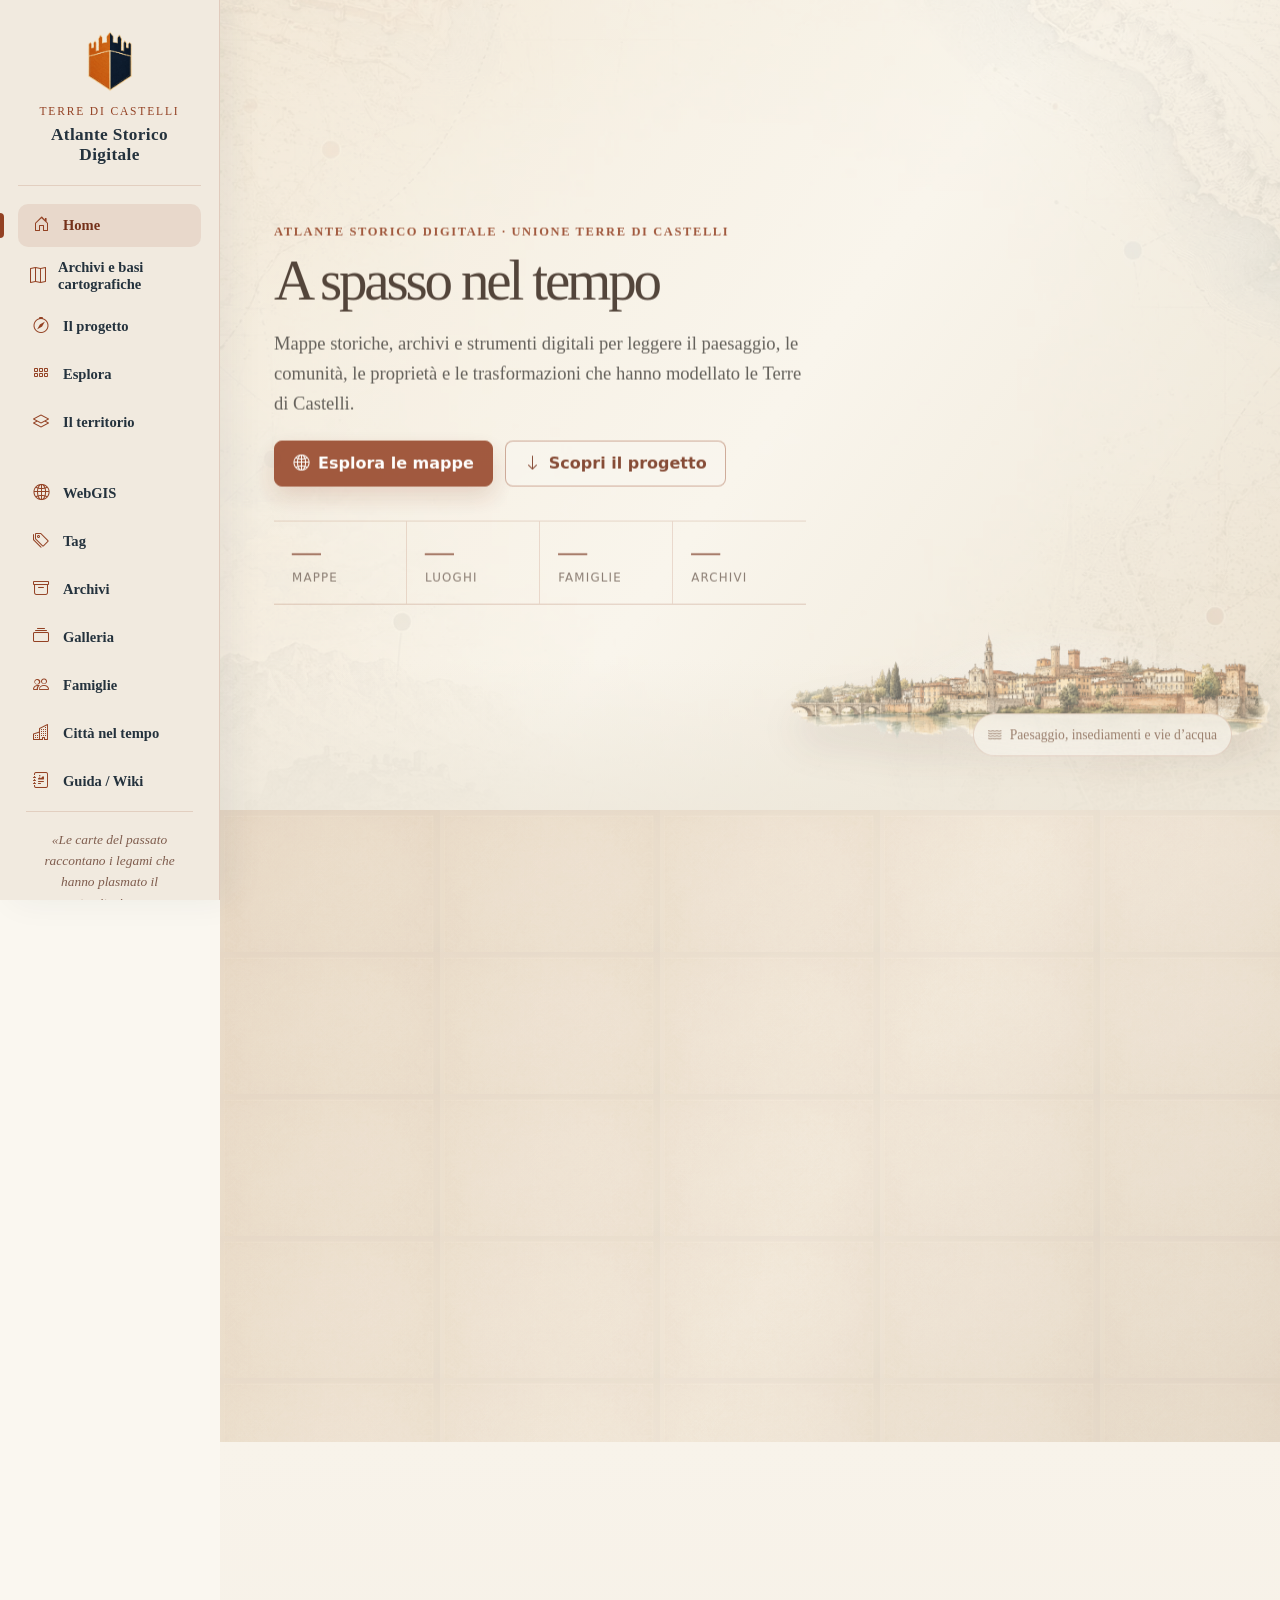
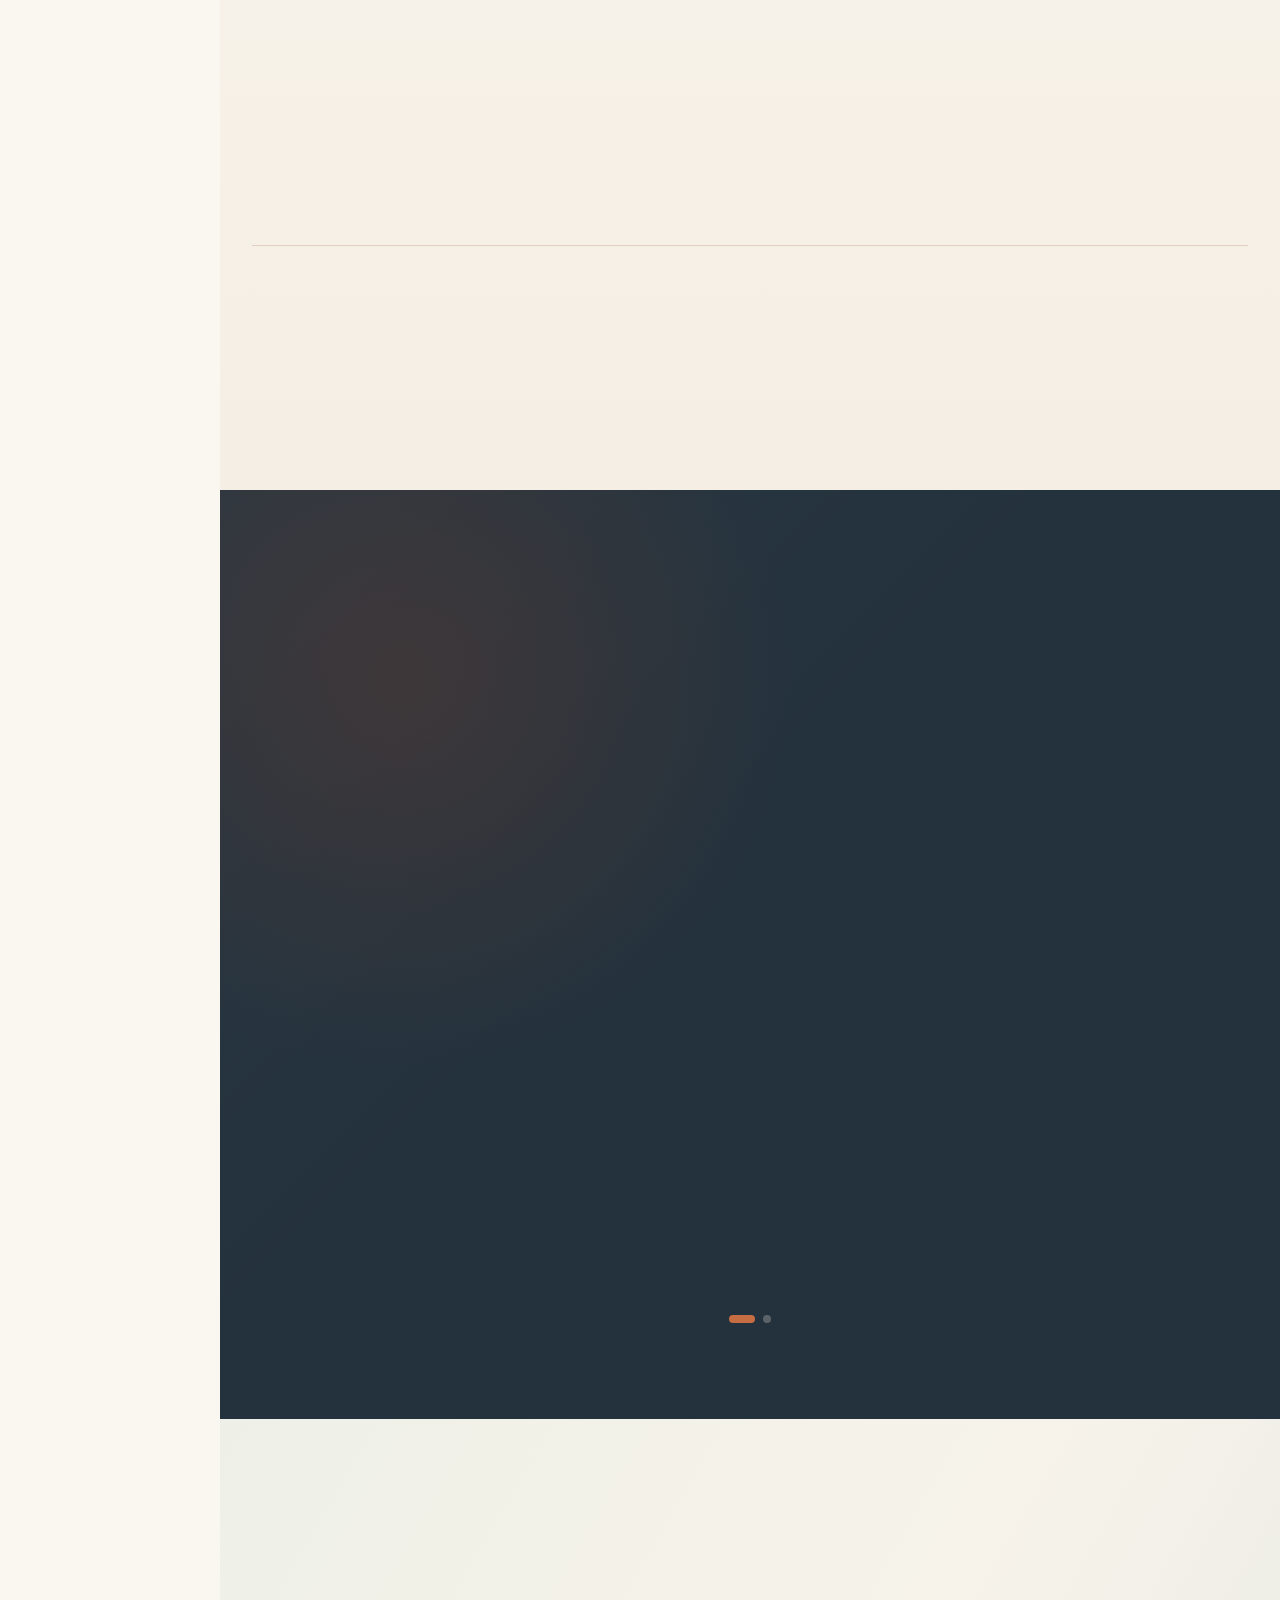
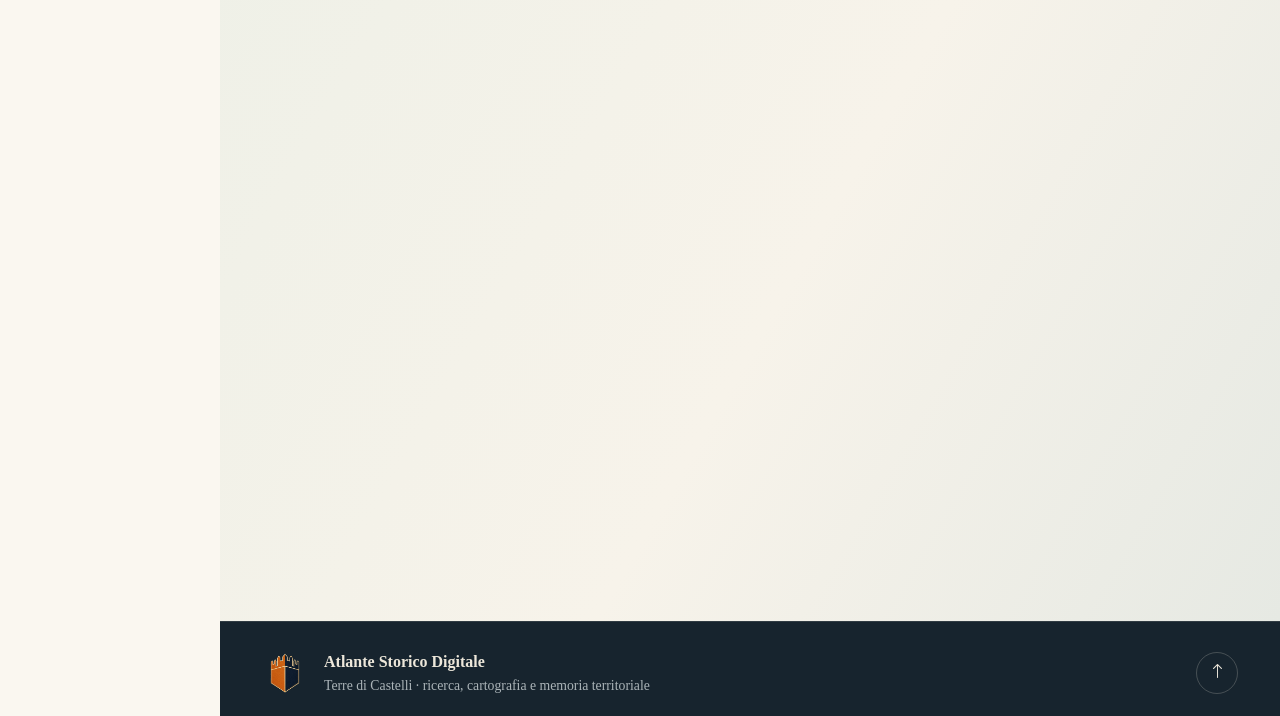
<file: index.html>
<!doctype html>
<html lang="it">
<head>
  <meta charset="utf-8">
  <meta http-equiv="refresh" content="0; url=static/html/homepage/index.html">
  <title>Atlante Storico Digitale</title>
</head>
<body>
  <p>Reindirizzamento alla <a href="static/html/homepage/index.html">homepage</a>…</p>
</body>
</html>
</file>
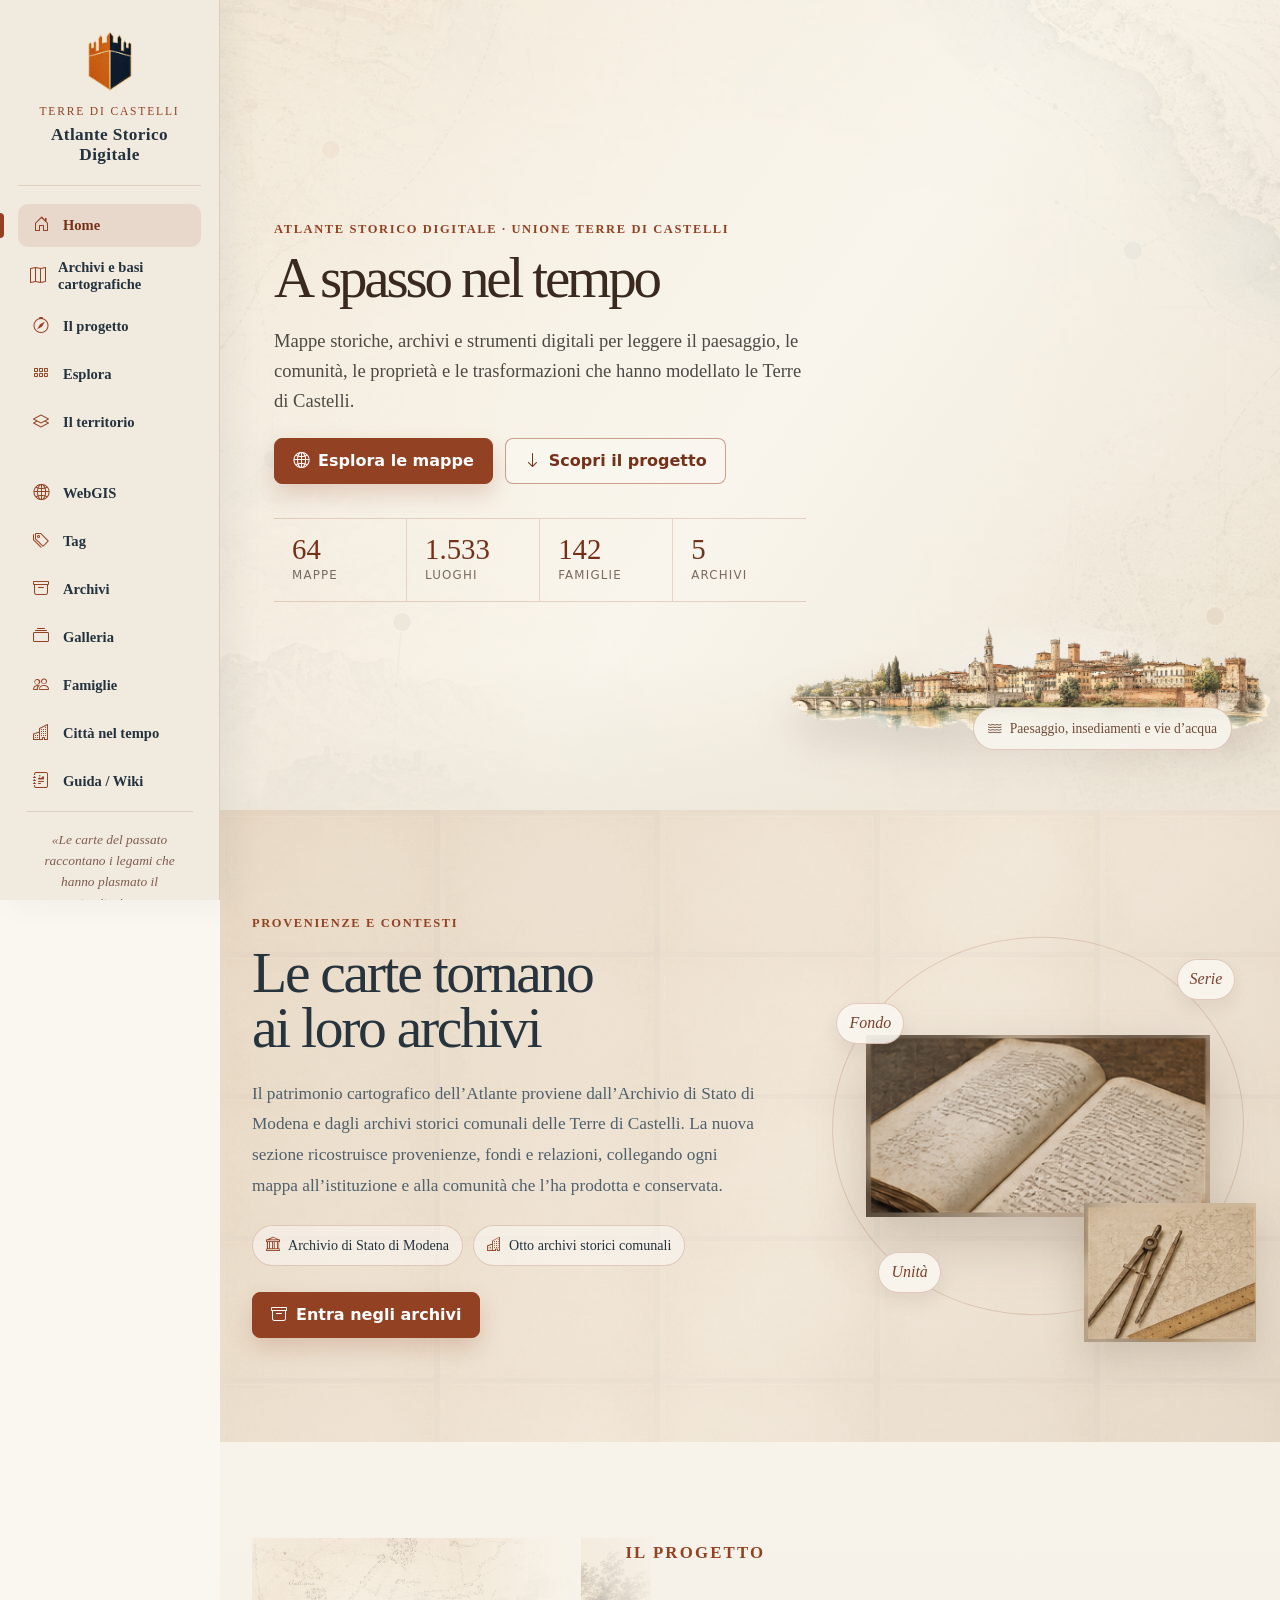
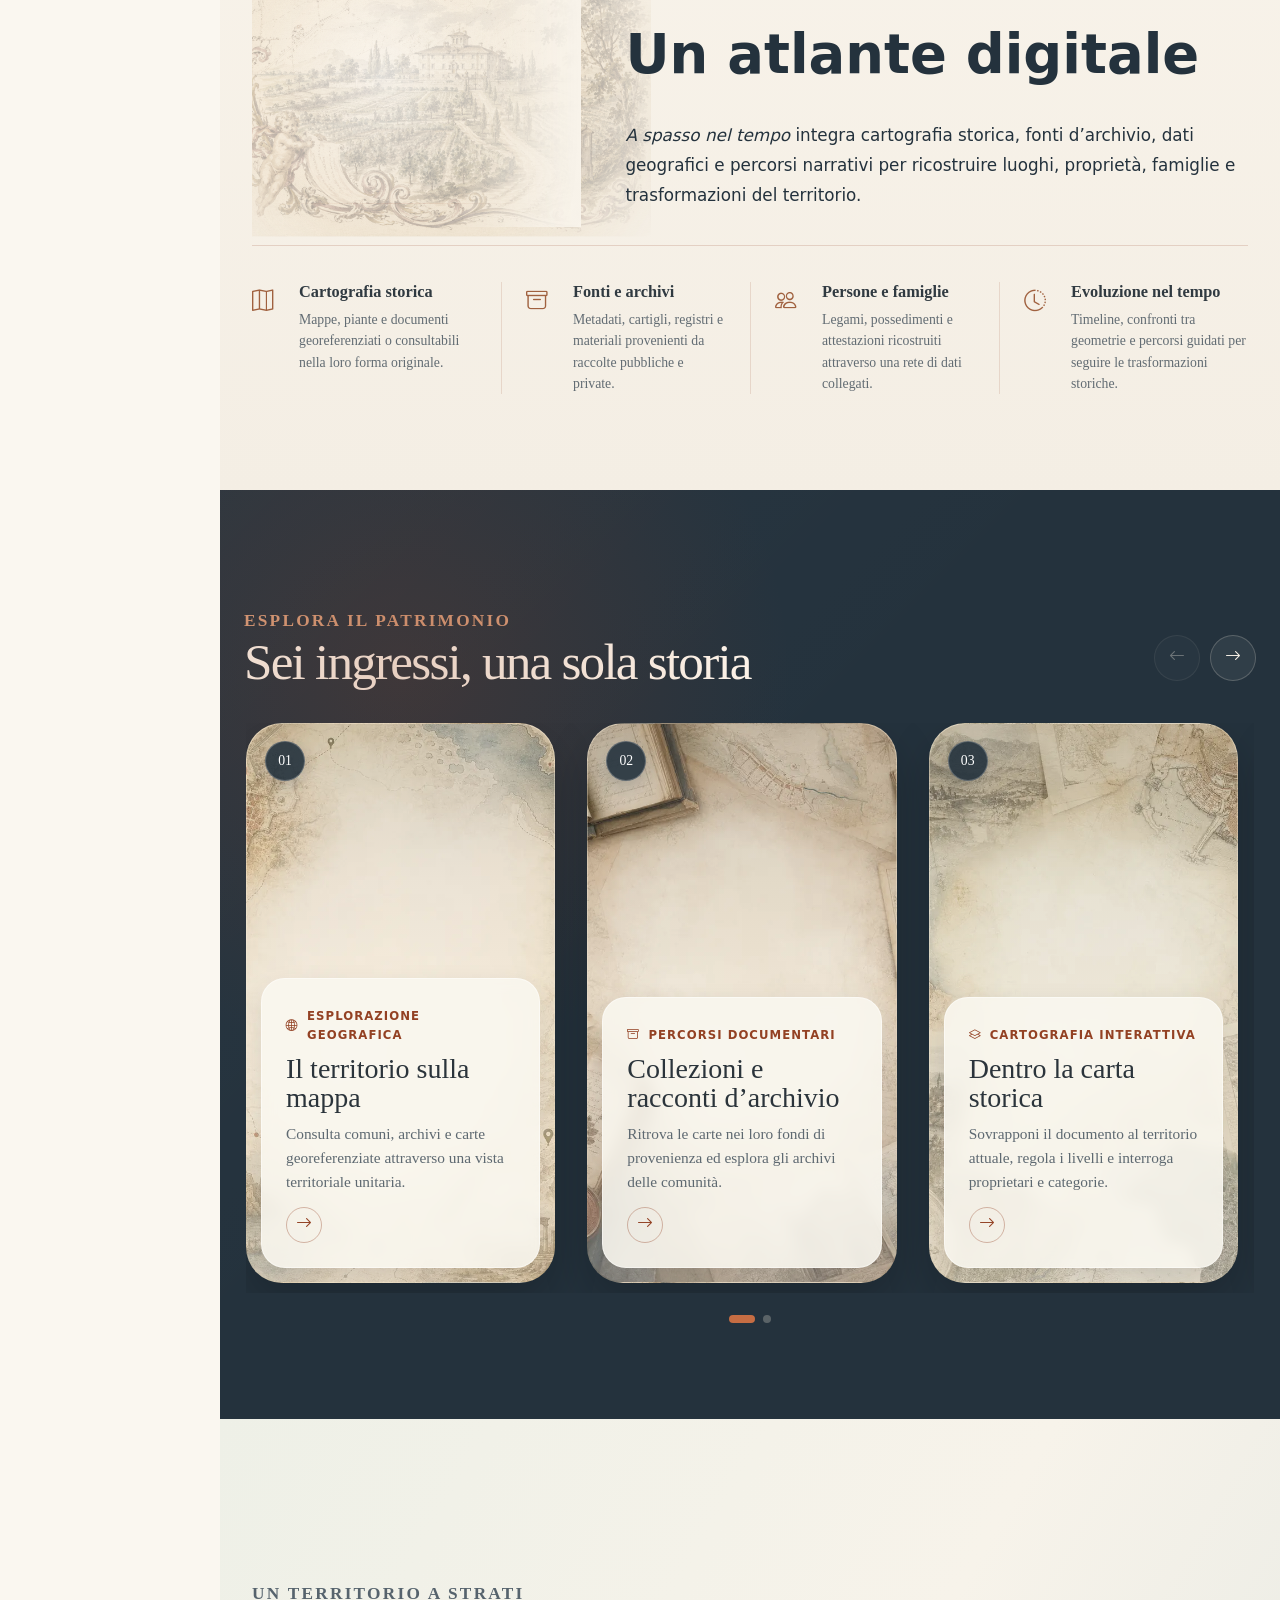
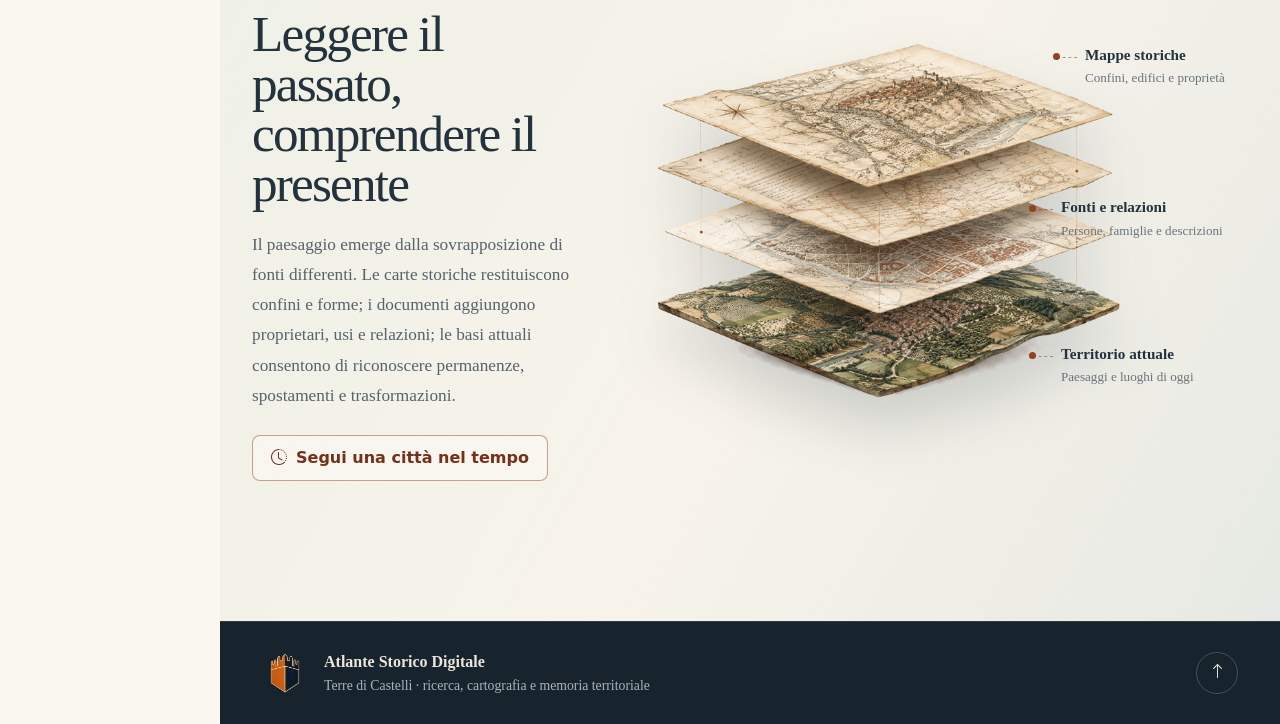
<file: static/html/homepage/index.html>
<!DOCTYPE html>
<html lang="it">
<head>
  <base href="../../../" />
  <meta charset="UTF-8" />
  <meta name="viewport" content="width=device-width, initial-scale=1.0" />
  <meta name="theme-color" content="#24323d" />
  <title>Atlante Storico Digitale · Terre di Castelli</title>
  <link rel="icon" href="data:," />
  <link rel="stylesheet" href="https://cdn.jsdelivr.net/npm/bootstrap-icons@1.11.3/font/bootstrap-icons.min.css" />
  <link rel="stylesheet" href="static/css/homepage/home.css" />
</head>
<body class="home-page" data-rail-theme="hero">
  <button class="rail-toggle" id="rail-toggle" type="button" aria-label="Apri la navigazione" aria-expanded="false">
    <i class="bi bi-list"></i>
  </button>

  <aside class="home-rail" id="home-rail" aria-label="Navigazione principale">
    <a class="rail-brand" href="#home" aria-label="Atlante Storico Digitale">
      <img src="images/other_images/home/home_identity_mark.png" alt="" />
      <span class="rail-brand__eyebrow">Terre di Castelli</span>
      <strong>Atlante Storico<br />Digitale</strong>
    </a>

    <nav class="rail-nav" aria-label="Sezioni della homepage">
      <a class="rail-link is-active" href="#home" data-section-link="home"><i class="bi bi-house-door"></i><span>Home</span></a>
      <a class="rail-link" href="#archivi-home" data-section-link="archivi-home"><i class="bi bi-map"></i><span>Archivi e basi cartografiche</span></a>
      <a class="rail-link" href="#progetto" data-section-link="progetto"><i class="bi bi-compass"></i><span>Il progetto</span></a>
      <a class="rail-link" href="#patrimonio" data-section-link="patrimonio"><i class="bi bi-grid-3x2-gap"></i><span>Esplora</span></a>
      <a class="rail-link" href="#strati" data-section-link="strati"><i class="bi bi-layers"></i><span>Il territorio</span></a>
    </nav>

    <div class="rail-divider"></div>

    <nav class="rail-nav rail-nav--external" aria-label="Accessi al progetto">
      <a class="rail-link" href="static/html/webgis/webgis.html"><i class="bi bi-globe2"></i><span>WebGIS</span></a>
      <a class="rail-link" href="static/html/tag_viewer/dettaglio.html"><i class="bi bi-tags"></i><span>Tag</span></a>
      <a class="rail-link" href="archivi.html"><i class="bi bi-archive"></i><span>Archivi</span></a>
      <a class="rail-link" href="static/html/gallery/archivi.html"><i class="bi bi-collection"></i><span>Galleria</span></a>
      <a class="rail-link" href="static/html/gallery/archivi.html?view=families"><i class="bi bi-people"></i><span>Famiglie</span></a>
      <a class="rail-link" href="static/html/gallery/archivi.html?view=city"><i class="bi bi-buildings"></i><span>Città nel tempo</span></a>
      <a class="rail-link" href="static/html/wiki/index.html"><i class="bi bi-journal-richtext"></i><span>Guida / Wiki</span></a>
    </nav>

    <p class="rail-quote">«Le carte del passato raccontano i legami che hanno plasmato il territorio.»</p>
  </aside>
  <div class="rail-scrim" id="rail-scrim" hidden></div>

  <main class="home-main">
    <header id="home" class="home-section hero-section" data-theme="hero">
      <div class="hero-map-texture" aria-hidden="true"></div>
      <div class="hero-inner">
        <div class="hero-copy reveal">
          <p class="eyebrow">Atlante storico digitale · Unione Terre di Castelli</p>
          <h1>A spasso nel tempo</h1>
          <p class="hero-lead">
            Mappe storiche, archivi e strumenti digitali per leggere il paesaggio, le comunità,
            le proprietà e le trasformazioni che hanno modellato le Terre di Castelli.
          </p>
          <div class="hero-actions">
            <a class="button button--primary" href="static/html/webgis/webgis.html"><i class="bi bi-globe2"></i> Esplora le mappe</a>
            <a class="button button--outline" href="#progetto"><i class="bi bi-arrow-down"></i> Scopri il progetto</a>
          </div>

          <div class="hero-stats" aria-label="Il progetto in numeri">
            <div class="hero-stat"><strong data-stat="maps" data-count="0">—</strong><span>mappe</span></div>
            <div class="hero-stat"><strong data-stat="places" data-count="0">—</strong><span>luoghi</span></div>
            <div class="hero-stat"><strong data-stat="families" data-count="0">—</strong><span>famiglie</span></div>
            <div class="hero-stat"><strong data-stat="archives" data-count="0">—</strong><span>archivi</span></div>
          </div>
        </div>

        <div class="hero-visual reveal" data-delay="120" aria-label="Veduta idealizzata di una città delle Terre di Castelli sul fiume Panaro">
          <img src="images/other_images/home/home_hero_city.png" alt="Veduta illustrata di una città storica sul Panaro" />
          <div class="hero-visual__caption"><i class="bi bi-water"></i> Paesaggio, insediamenti e vie d’acqua</div>
        </div>
      </div>
    </header>

    <section id="archivi-home" class="home-section home-archives-section" data-theme="archive">
      <div class="section-inner home-archives-layout">
        <div class="home-archives-copy reveal">
          <p class="eyebrow">Provenienze e contesti</p>
          <h2>Le carte tornano<br />ai loro archivi</h2>
          <p>Il patrimonio cartografico dell’Atlante proviene dall’Archivio di Stato di Modena e dagli archivi storici comunali delle Terre di Castelli. La nuova sezione ricostruisce provenienze, fondi e relazioni, collegando ogni mappa all’istituzione e alla comunità che l’ha prodotta e conservata.</p>
          <div class="home-archives-list" aria-label="Principali nuclei archivistici">
            <span><i class="bi bi-bank"></i> Archivio di Stato di Modena</span>
            <span><i class="bi bi-buildings"></i> Otto archivi storici comunali</span>
          </div>
          <a class="button button--primary" href="archivi.html"><i class="bi bi-archive"></i> Entra negli archivi</a>
        </div>
        <div class="home-archives-visual reveal" data-delay="90">
          <img class="home-archives-visual__main" src="images/other_images/archives/portal/images/archive_open_book.png" alt="Libro d'archivio aperto con carte e strumenti di consultazione" />
          <img class="home-archives-visual__tools" src="images/other_images/archives/portal/images/archive_tools.png" alt="" />
          <span>Fondo</span><span>Serie</span><span>Unità</span>
        </div>
      </div>
    </section>

    <section id="progetto" class="home-section project-section" data-theme="project">
      <div class="section-inner">
        <div class="project-intro">
          <div class="project-vignette reveal" data-delay="60" aria-hidden="true">
            <img src="images/other_images/archives/castelnuovo_galliani/castelnuovo_villa_landscape_vignette.png" alt="" />
          </div>

          <div class="project-copy reveal" data-delay="100">
            <p class="eyebrow">Il progetto</p>
            <h2>Un atlante digitale</h2>
            <p>
              <em>A spasso nel tempo</em> integra cartografia storica, fonti d’archivio, dati geografici
              e percorsi narrativi per ricostruire luoghi, proprietà, famiglie e trasformazioni del territorio.
            </p>
          </div>
        </div>

        <div class="project-pillars" aria-label="Componenti del progetto">
          <article class="pillar reveal" data-delay="40">
            <i class="bi bi-map"></i>
            <div><h3>Cartografia storica</h3><p>Mappe, piante e documenti georeferenziati o consultabili nella loro forma originale.</p></div>
          </article>
          <article class="pillar reveal" data-delay="80">
            <i class="bi bi-archive"></i>
            <div><h3>Fonti e archivi</h3><p>Metadati, cartigli, registri e materiali provenienti da raccolte pubbliche e private.</p></div>
          </article>
          <article class="pillar reveal" data-delay="120">
            <i class="bi bi-people"></i>
            <div><h3>Persone e famiglie</h3><p>Legami, possedimenti e attestazioni ricostruiti attraverso una rete di dati collegati.</p></div>
          </article>
          <article class="pillar reveal" data-delay="160">
            <i class="bi bi-clock-history"></i>
            <div><h3>Evoluzione nel tempo</h3><p>Timeline, confronti tra geometrie e percorsi guidati per seguire le trasformazioni storiche.</p></div>
          </article>
        </div>
      </div>
    </section>

    <section id="patrimonio" class="home-section heritage-section" data-theme="heritage">
      <div class="section-inner section-inner--wide">
        <div class="heritage-head reveal">
          <div>
            <p class="eyebrow">Esplora il patrimonio</p>
            <h2>Sei ingressi, una sola storia</h2>
          </div>
          <div class="carousel-controls" aria-label="Controlli del carosello">
            <button id="features-prev" type="button" aria-label="Schede precedenti"><i class="bi bi-arrow-left"></i></button>
            <button id="features-next" type="button" aria-label="Schede successive"><i class="bi bi-arrow-right"></i></button>
          </div>
        </div>

        <div class="features-viewport reveal" data-delay="60">
          <div class="features-track" id="features-track">
            <a class="feature-panel feature-panel--webgis" href="static/html/webgis/webgis.html">
              <span class="feature-number">01</span>
              <div class="feature-copy"><span class="feature-kicker"><i class="bi bi-globe2"></i> Esplorazione geografica</span><h3>Il territorio sulla mappa</h3><p>Consulta comuni, archivi e carte georeferenziate attraverso una vista territoriale unitaria.</p><span class="feature-arrow"><i class="bi bi-arrow-right"></i></span></div>
            </a>

            <a class="feature-panel feature-panel--archives" href="archivi.html">
              <span class="feature-number">02</span>
              <div class="feature-copy"><span class="feature-kicker"><i class="bi bi-archive"></i> Percorsi documentari</span><h3>Collezioni e racconti d’archivio</h3><p>Ritrova le carte nei loro fondi di provenienza ed esplora gli archivi delle comunità.</p><span class="feature-arrow"><i class="bi bi-arrow-right"></i></span></div>
            </a>

            <a class="feature-panel feature-panel--historical" href="static/html/webgis/webgis.html">
              <span class="feature-number">03</span>
              <div class="feature-copy"><span class="feature-kicker"><i class="bi bi-layers"></i> Cartografia interattiva</span><h3>Dentro la carta storica</h3><p>Sovrapponi il documento al territorio attuale, regola i livelli e interroga proprietari e categorie.</p><span class="feature-arrow"><i class="bi bi-arrow-right"></i></span></div>
            </a>

            <a class="feature-panel feature-panel--tagged" id="feature-tagged-link" href="static/html/tag_viewer/dettaglio.html">
              <span class="feature-number">04</span>
              <div class="feature-copy"><span class="feature-kicker"><i class="bi bi-tags"></i> Immagini annotate</span><h3>Luoghi dentro le mappe</h3><p>Esplora immagini ad alta risoluzione e apri le schede dei toponimi direttamente dalla tavola.</p><span class="feature-arrow"><i class="bi bi-arrow-right"></i></span></div>
            </a>

            <a class="feature-panel feature-panel--families" href="static/html/gallery/archivi.html?view=families">
              <span class="feature-number">05</span>
              <div class="feature-copy"><span class="feature-kicker"><i class="bi bi-people"></i> Storie patrimoniali</span><h3>Famiglie, persone, possedimenti</h3><p>Segui i nuclei familiari attraverso luoghi, mappe, relazioni e trasformazioni nel tempo.</p><span class="feature-arrow"><i class="bi bi-arrow-right"></i></span></div>
            </a>

            <a class="feature-panel feature-panel--city" href="static/html/gallery/archivi.html?view=city">
              <span class="feature-number">06</span>
              <div class="feature-copy"><span class="feature-kicker"><i class="bi bi-buildings"></i> Evoluzione urbana</span><h3>Le città nel tempo</h3><p>Scorri le attestazioni cronologiche, confronta geometrie storiche e riapri le fasi precedenti.</p><span class="feature-arrow"><i class="bi bi-arrow-right"></i></span></div>
            </a>
          </div>
        </div>
        <div class="carousel-dots" id="features-dots" aria-label="Pagine del carosello"></div>
      </div>
    </section>

    <section id="strati" class="home-section layers-section" data-theme="layers">
      <div class="section-inner layers-layout">
        <div class="layers-copy reveal">
          <p class="eyebrow">Un territorio a strati</p>
          <h2>Leggere il passato,<br />comprendere il presente</h2>
          <p>
            Il paesaggio emerge dalla sovrapposizione di fonti differenti. Le carte storiche restituiscono
            confini e forme; i documenti aggiungono proprietari, usi e relazioni; le basi attuali consentono
            di riconoscere permanenze, spostamenti e trasformazioni.
          </p>
          <a class="button button--outline" href="static/html/gallery/archivi.html?view=city"><i class="bi bi-clock-history"></i> Segui una città nel tempo</a>
        </div>

        <div class="layers-visual reveal" data-delay="80">
          <img src="images/other_images/home/home_layers.png" alt="Infografica con livelli cartografici storici sovrapposti" />
          <div class="layer-label layer-label--one"><strong>Mappe storiche</strong><span>Confini, edifici e proprietà</span></div>
          <div class="layer-label layer-label--two"><strong>Fonti e relazioni</strong><span>Persone, famiglie e descrizioni</span></div>
          <div class="layer-label layer-label--three"><strong>Territorio attuale</strong><span>Paesaggi e luoghi di oggi</span></div>
        </div>
      </div>
    </section>

    <footer class="home-footer">
      <img src="images/other_images/home/home_identity_mark.png" alt="" />
      <div><strong>Atlante Storico Digitale</strong><span>Terre di Castelli · ricerca, cartografia e memoria territoriale</span></div>
      <a href="#home" aria-label="Torna all’inizio"><i class="bi bi-arrow-up"></i></a>
    </footer>
  </main>

  <script src="static/js/homepage/home.js"></script>
</body>
</html>
</file>
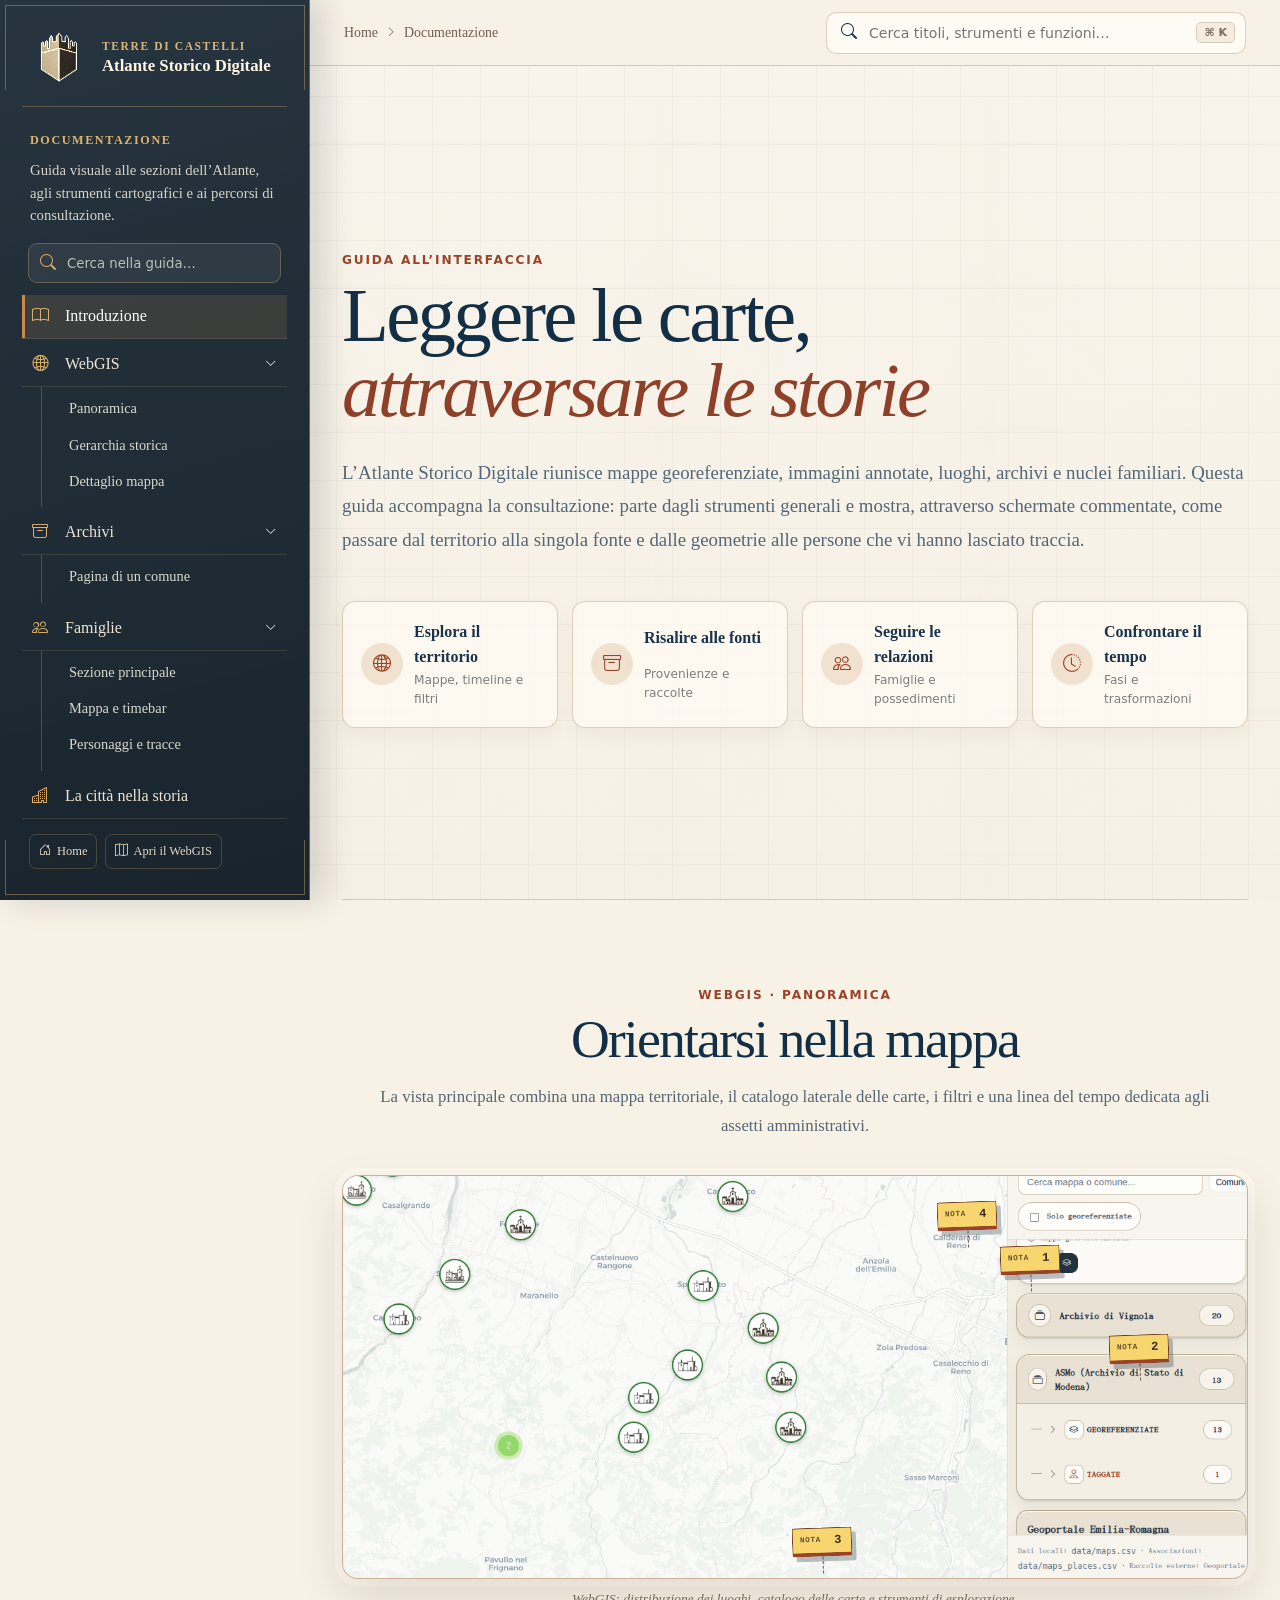
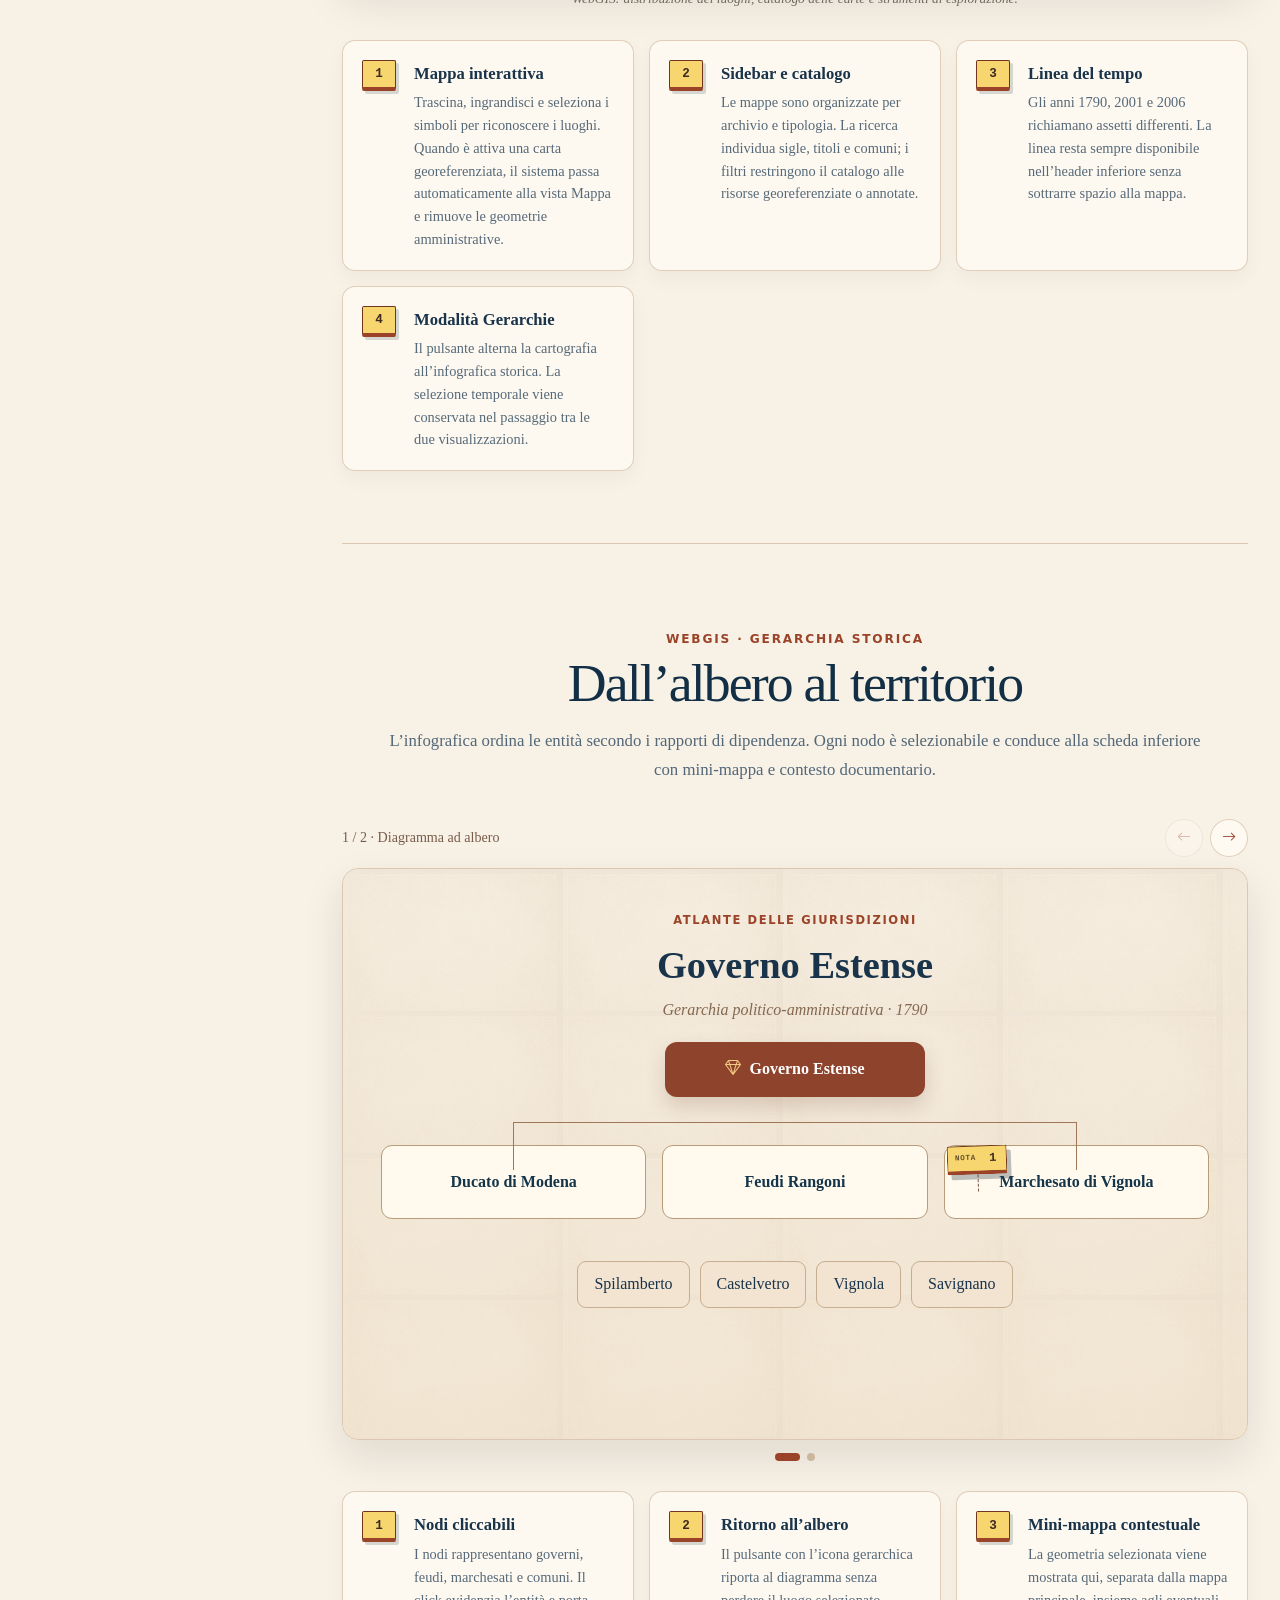
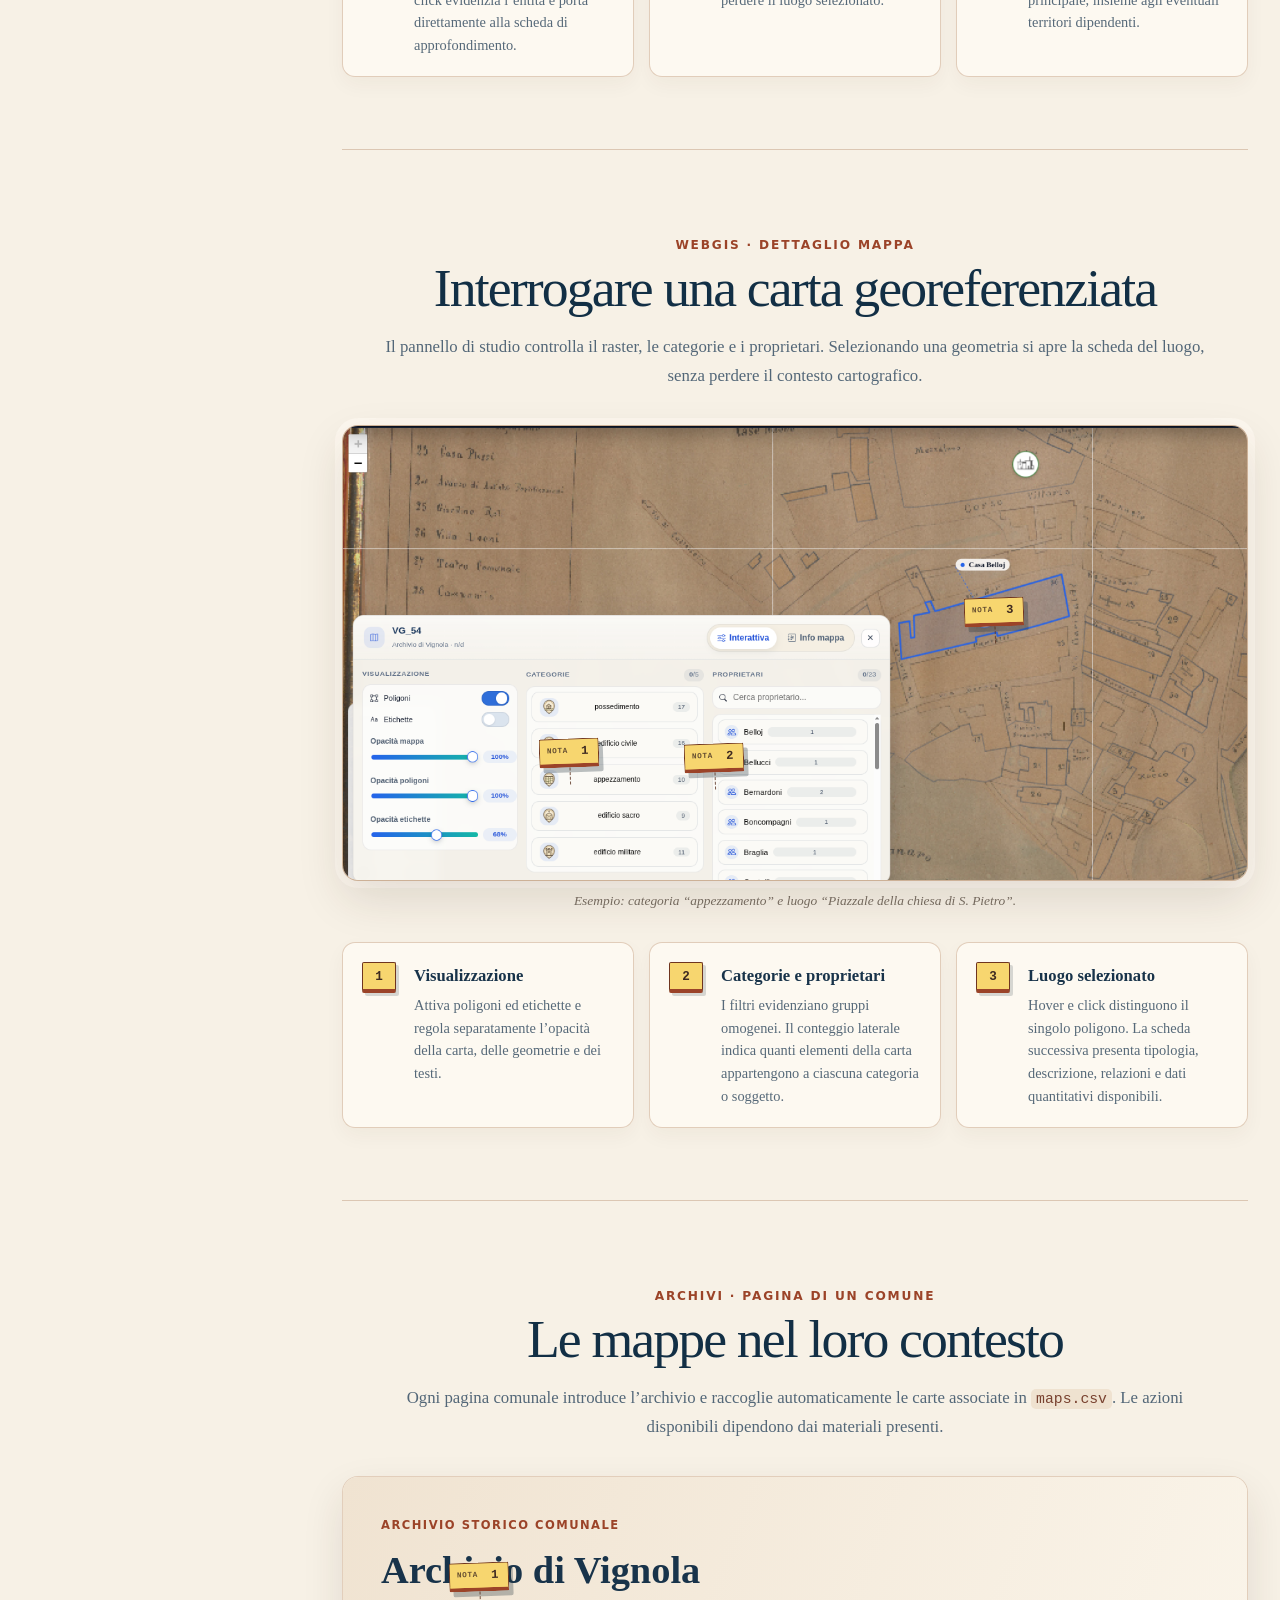
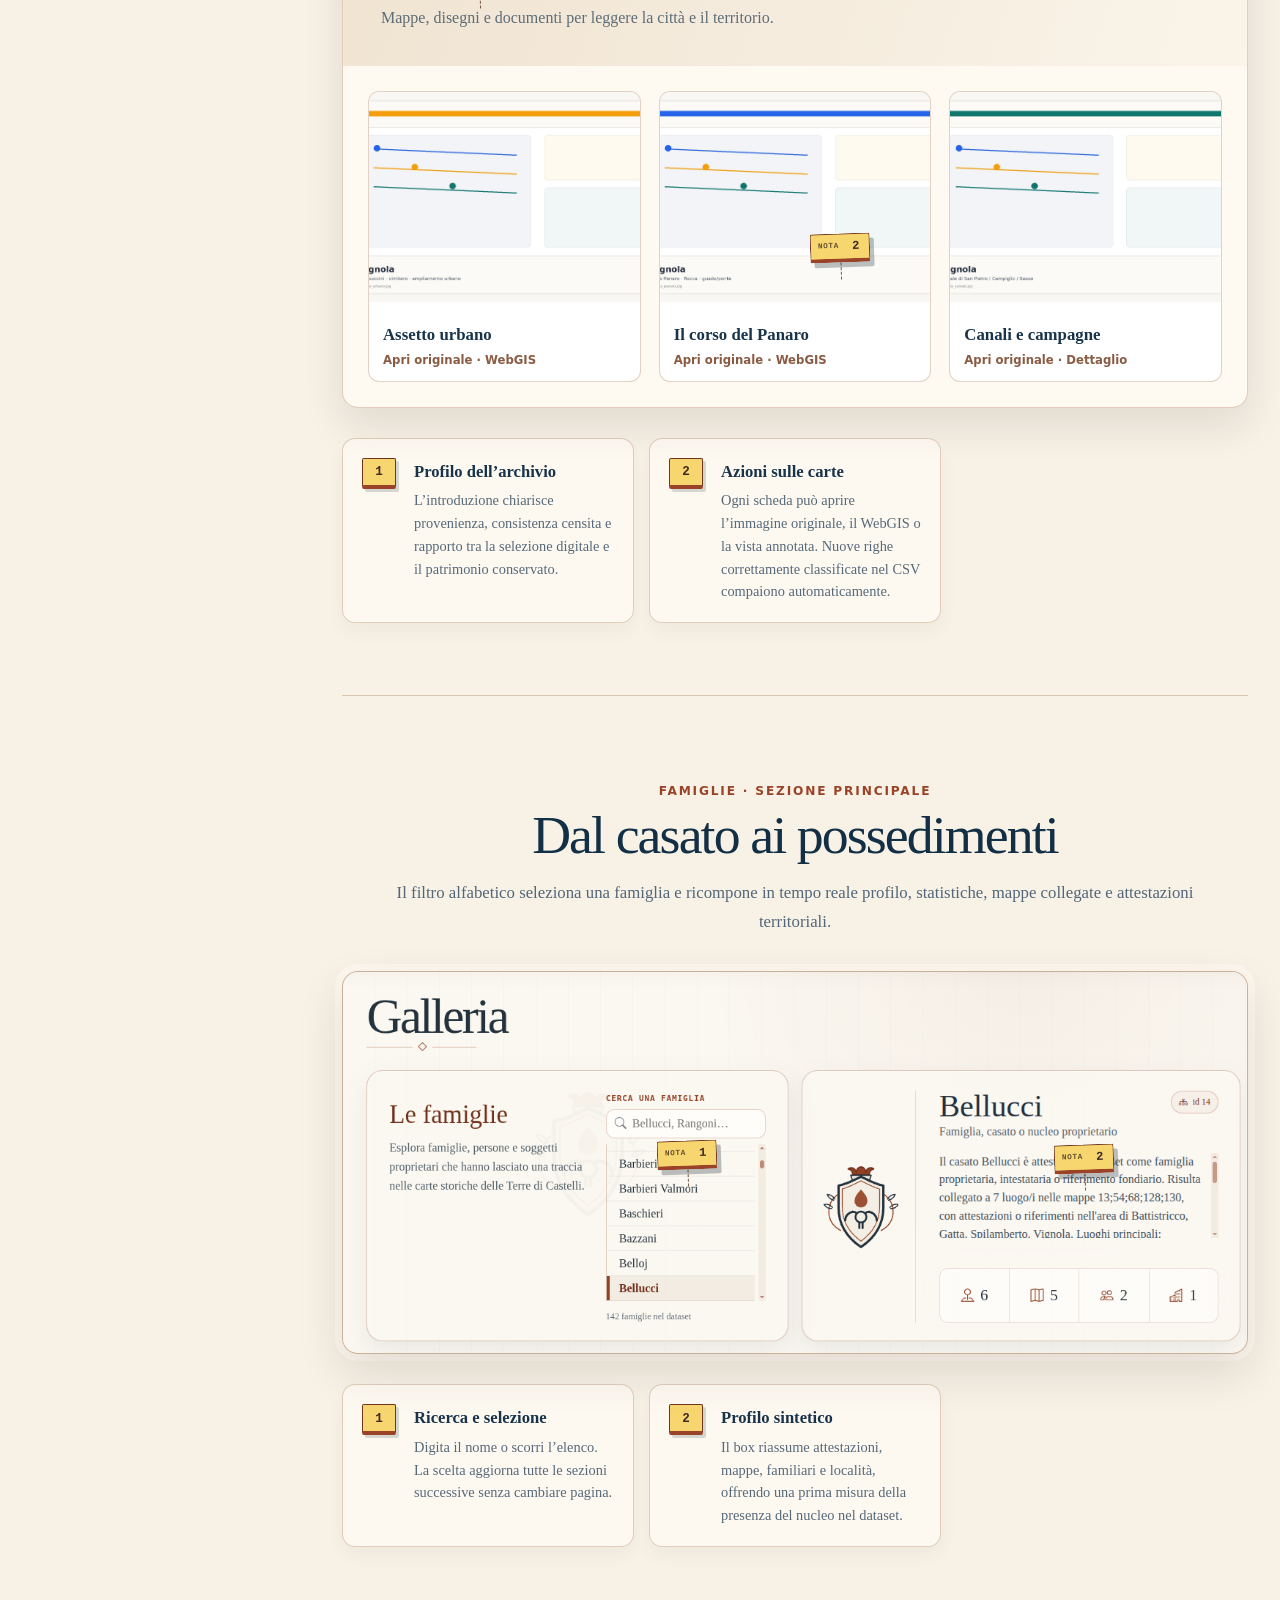
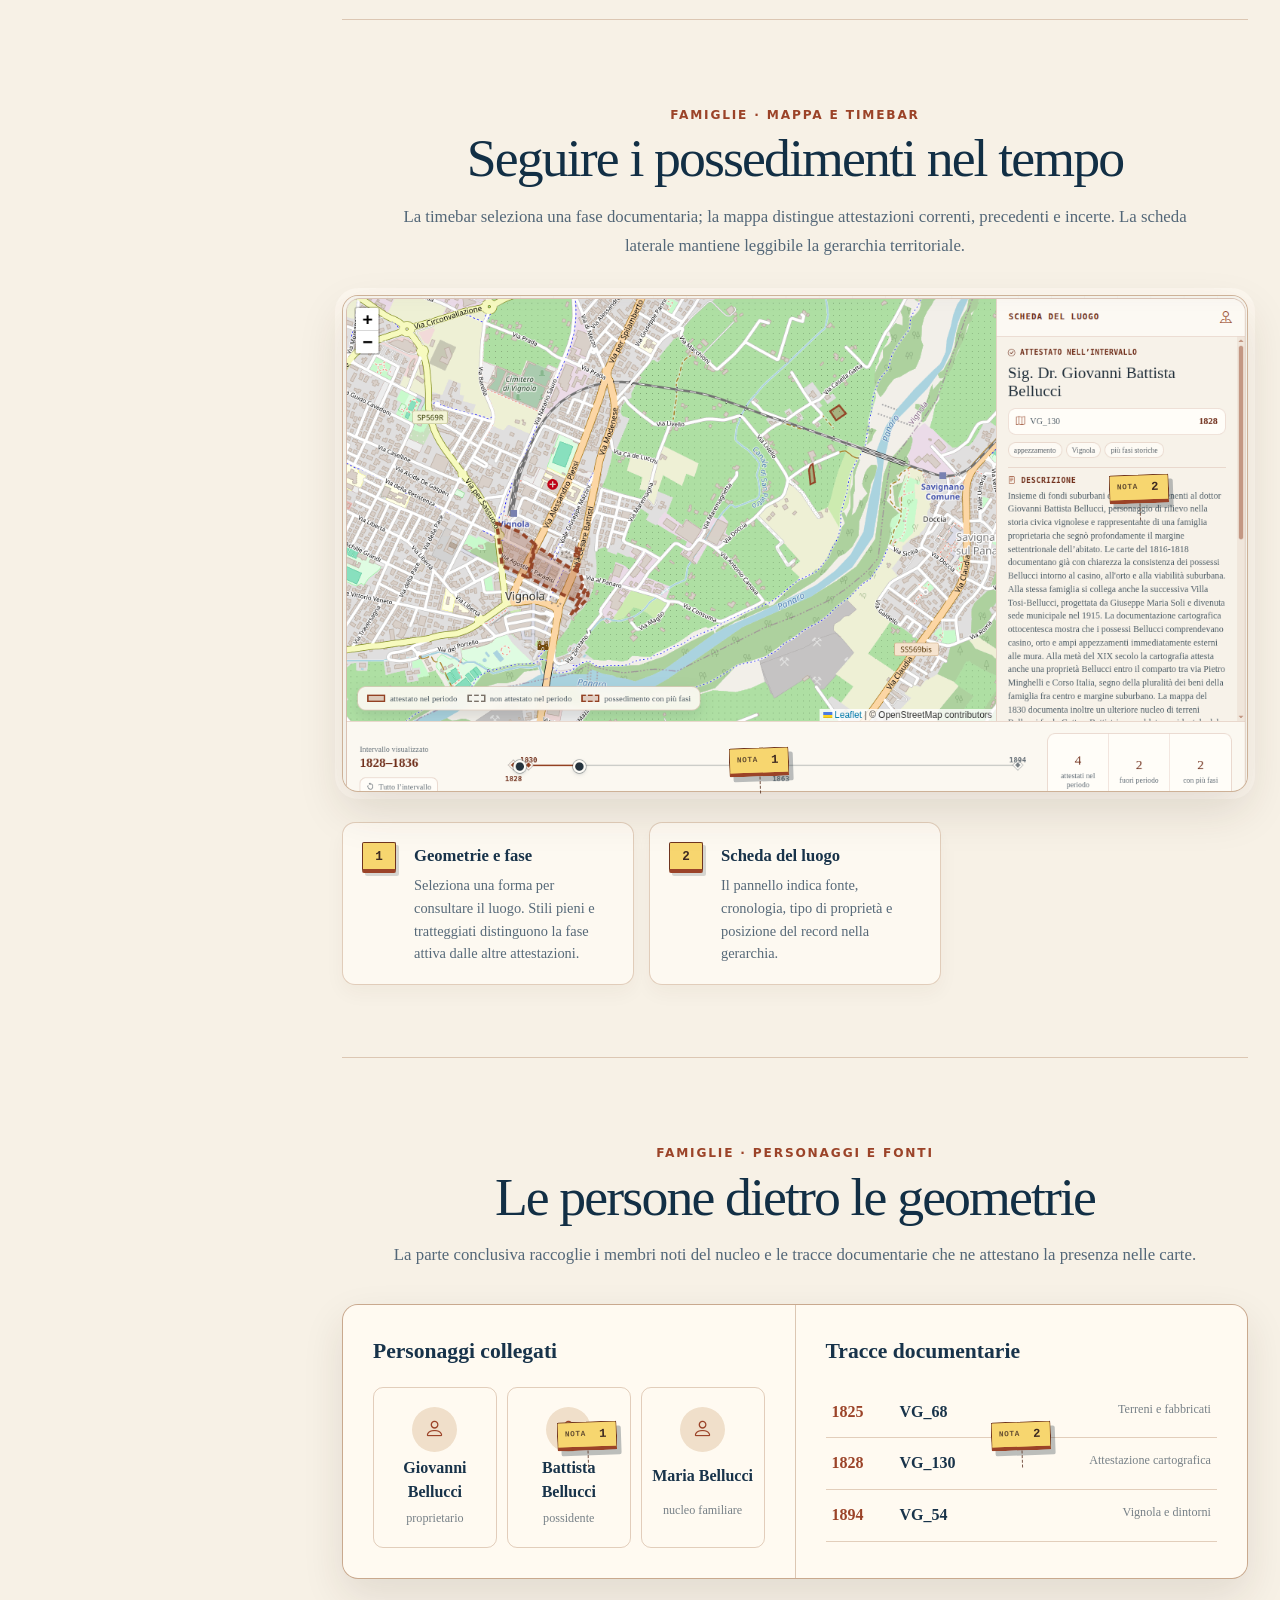
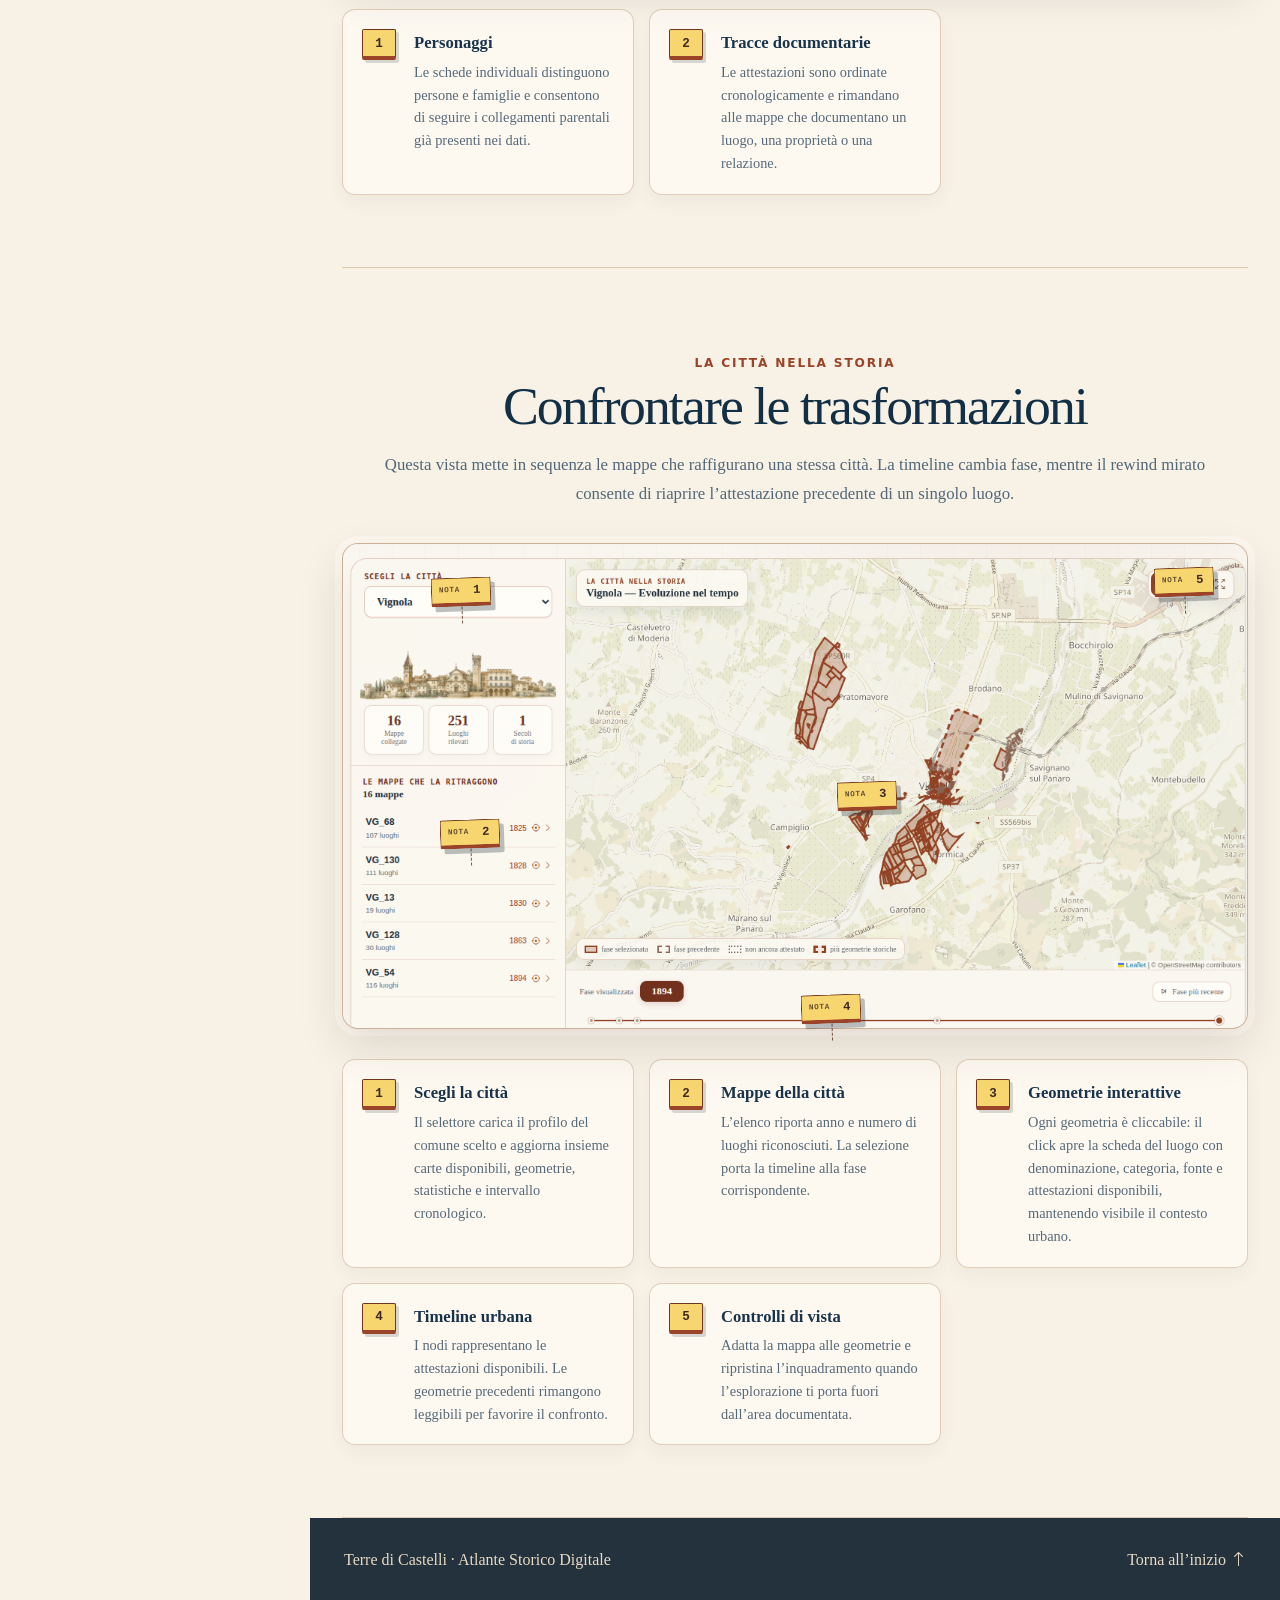
<file: static/html/wiki/index.html>
<!DOCTYPE html>
<html lang="it">
<head>
  <base href="../../../" />
  <meta charset="utf-8" />
  <meta name="viewport" content="width=device-width, initial-scale=1" />
  <meta name="theme-color" content="#0d3437" />
  <title>Guida all’Atlante · Terre di Castelli</title>
  <link rel="icon" href="data:," />
  <link rel="stylesheet" href="https://cdn.jsdelivr.net/npm/bootstrap-icons@1.11.3/font/bootstrap-icons.min.css" />
  <link rel="stylesheet" href="static/css/wiki/wiki.css" />
</head>
<body class="wiki-page">
  <button id="wiki-menu-toggle" class="wiki-menu-toggle" type="button" aria-label="Apri l’indice" aria-expanded="false"><i class="bi bi-list"></i></button>

  <aside id="wiki-sidebar" class="wiki-sidebar" aria-label="Indice della documentazione">
    <a class="wiki-brand" href="static/html/homepage/index.html">
      <img src="images/other_images/home/home_identity_mark.png" alt="" />
      <span>Terre di Castelli</span>
      <strong>Atlante Storico Digitale</strong>
    </a>
    <div class="wiki-sidebar__intro">
      <span>Documentazione</span>
      <p>Guida visuale alle sezioni dell’Atlante, agli strumenti cartografici e ai percorsi di consultazione.</p>
    </div>
    <label class="wiki-side-search"><i class="bi bi-search"></i><input id="wiki-side-search" type="search" placeholder="Cerca nella guida…" /></label>
    <nav class="wiki-index">
      <a href="#intro" data-wiki-link><i class="bi bi-book"></i><span>Introduzione</span></a>
      <section class="wiki-index__group is-open">
        <button type="button" aria-expanded="true"><i class="bi bi-globe2"></i><span>WebGIS</span><i class="bi bi-chevron-down"></i></button>
        <div>
          <a href="#webgis" data-wiki-link>Panoramica</a>
          <a href="#gerarchia" data-wiki-link>Gerarchia storica</a>
          <a href="#dettaglio-mappa" data-wiki-link>Dettaglio mappa</a>
        </div>
      </section>
      <section class="wiki-index__group is-open">
        <button type="button" aria-expanded="true"><i class="bi bi-archive"></i><span>Archivi</span><i class="bi bi-chevron-down"></i></button>
        <div><a href="#archivi" data-wiki-link>Pagina di un comune</a></div>
      </section>
      <section class="wiki-index__group is-open">
        <button type="button" aria-expanded="true"><i class="bi bi-people"></i><span>Famiglie</span><i class="bi bi-chevron-down"></i></button>
        <div>
          <a href="#famiglie" data-wiki-link>Sezione principale</a>
          <a href="#famiglie-mappa" data-wiki-link>Mappa e timebar</a>
          <a href="#famiglie-fonti" data-wiki-link>Personaggi e tracce</a>
        </div>
      </section>
      <a href="#citta" data-wiki-link><i class="bi bi-buildings"></i><span>La città nella storia</span></a>
    </nav>
    <div class="wiki-sidebar__links">
      <a href="static/html/homepage/index.html"><i class="bi bi-house-door"></i> Home</a>
      <a href="static/html/webgis/webgis.html"><i class="bi bi-map"></i> Apri il WebGIS</a>
    </div>
    <blockquote>«Ogni strumento è una diversa soglia d’accesso alla memoria del territorio.»</blockquote>
  </aside>
  <div id="wiki-scrim" class="wiki-scrim" hidden></div>

  <main class="wiki-main">
    <header class="wiki-topbar">
      <div class="wiki-breadcrumb"><a href="static/html/homepage/index.html">Home</a><i class="bi bi-chevron-right"></i><span>Documentazione</span></div>
      <label class="wiki-global-search"><i class="bi bi-search"></i><input id="wiki-global-search" type="search" placeholder="Cerca titoli, strumenti e funzioni…" /><kbd>⌘ K</kbd></label>
    </header>

    <article class="wiki-content">
      <section id="intro" class="wiki-section wiki-intro" data-wiki-section data-search="introduzione guida atlante progetto">
        <p class="wiki-eyebrow">Guida all’interfaccia</p>
        <h1>Leggere le carte,<br /><em>attraversare le storie</em></h1>
        <p class="wiki-lead">L’Atlante Storico Digitale riunisce mappe georeferenziate, immagini annotate, luoghi, archivi e nuclei familiari. Questa guida accompagna la consultazione: parte dagli strumenti generali e mostra, attraverso schermate commentate, come passare dal territorio alla singola fonte e dalle geometrie alle persone che vi hanno lasciato traccia.</p>
        <div class="wiki-intro-grid">
          <a href="#webgis"><i class="bi bi-globe2"></i><strong>Esplora il territorio</strong><span>Mappe, timeline e filtri</span></a>
          <a href="#archivi"><i class="bi bi-archive"></i><strong>Risalire alle fonti</strong><span>Provenienze e raccolte</span></a>
          <a href="#famiglie"><i class="bi bi-people"></i><strong>Seguire le relazioni</strong><span>Famiglie e possedimenti</span></a>
          <a href="#citta"><i class="bi bi-clock-history"></i><strong>Confrontare il tempo</strong><span>Fasi e trasformazioni</span></a>
        </div>
      </section>

      <section id="webgis" class="wiki-section" data-wiki-section data-search="webgis mappa sidebar filtri timeline gerarchia comuni">
        <header class="wiki-section__head"><p class="wiki-eyebrow">WebGIS · panoramica</p><h2>Orientarsi nella mappa</h2><p>La vista principale combina una mappa territoriale, il catalogo laterale delle carte, i filtri e una linea del tempo dedicata agli assetti amministrativi.</p></header>
        <figure class="wiki-figure">
          <div class="wiki-screen wiki-screen--wide">
            <img src="images/documentation/screens/webgis.png" alt="Schermata generale del WebGIS con mappa e catalogo laterale" />
            <button class="wiki-pin" style="--x:76%;--y:21%" data-note="webgis-1" aria-label="Apri nota 1">1</button>
            <button class="wiki-pin" style="--x:88%;--y:43%" data-note="webgis-2" aria-label="Apri nota 2">2</button>
            <button class="wiki-pin" style="--x:53%;--y:91%" data-note="webgis-3" aria-label="Apri nota 3">3</button>
            <button class="wiki-pin" style="--x:69%;--y:10%" data-note="webgis-4" aria-label="Apri nota 4">4</button>
          </div>
          <figcaption>WebGIS: distribuzione dei luoghi, catalogo delle carte e strumenti di esplorazione.</figcaption>
        </figure>
        <div class="wiki-notes">
          <article id="webgis-1"><span>1</span><div><h3>Mappa interattiva</h3><p>Trascina, ingrandisci e seleziona i simboli per riconoscere i luoghi. Quando è attiva una carta georeferenziata, il sistema passa automaticamente alla vista Mappa e rimuove le geometrie amministrative.</p></div></article>
          <article id="webgis-2"><span>2</span><div><h3>Sidebar e catalogo</h3><p>Le mappe sono organizzate per archivio e tipologia. La ricerca individua sigle, titoli e comuni; i filtri restringono il catalogo alle risorse georeferenziate o annotate.</p></div></article>
          <article id="webgis-3"><span>3</span><div><h3>Linea del tempo</h3><p>Gli anni 1790, 2001 e 2006 richiamano assetti differenti. La linea resta sempre disponibile nell’header inferiore senza sottrarre spazio alla mappa.</p></div></article>
          <article id="webgis-4"><span>4</span><div><h3>Modalità Gerarchie</h3><p>Il pulsante alterna la cartografia all’infografica storica. La selezione temporale viene conservata nel passaggio tra le due visualizzazioni.</p></div></article>
        </div>
      </section>

      <section id="gerarchia" class="wiki-section" data-wiki-section data-search="gerarchia storica diagramma albero inspector mini mappa">
        <header class="wiki-section__head"><p class="wiki-eyebrow">WebGIS · gerarchia storica</p><h2>Dall’albero al territorio</h2><p>L’infografica ordina le entità secondo i rapporti di dipendenza. Ogni nodo è selezionabile e conduce alla scheda inferiore con mini-mappa e contesto documentario.</p></header>
        <div class="wiki-carousel" data-carousel>
          <div class="wiki-carousel__toolbar"><span data-carousel-label>1 / 2 · Diagramma ad albero</span><div><button type="button" data-carousel-prev aria-label="Schermata precedente"><i class="bi bi-arrow-left"></i></button><button type="button" data-carousel-next aria-label="Schermata successiva"><i class="bi bi-arrow-right"></i></button></div></div>
          <div class="wiki-carousel__viewport"><div class="wiki-carousel__track">
            <section class="wiki-carousel__slide" data-slide-label="Diagramma ad albero">
              <div class="hierarchy-demo">
                <header><span>Atlante delle giurisdizioni</span><h3>Governo Estense</h3><p>Gerarchia politico-amministrativa · 1790</p></header>
                <div class="hierarchy-demo__root"><i class="bi bi-gem"></i><strong>Governo Estense</strong></div>
                <div class="hierarchy-demo__branch"><span></span><span></span><span></span></div>
                <div class="hierarchy-demo__nodes"><button>Ducato di Modena</button><button>Feudi Rangoni</button><button>Marchesato di Vignola</button></div>
                <div class="hierarchy-demo__leaves"><span>Spilamberto</span><span>Castelvetro</span><span>Vignola</span><span>Savignano</span></div>
                <button class="wiki-pin" style="--x:72%;--y:63%" data-note="hierarchy-1">1</button>
              </div>
            </section>
            <section class="wiki-carousel__slide" data-slide-label="Scheda e mini-mappa">
              <div class="inspector-demo">
                <div class="inspector-demo__map"><span></span><span></span><span></span><strong>Vignola</strong></div>
                <div class="inspector-demo__copy"><div><p>Marchesato · 1790</p><h3>Marchesato di Vignola</h3></div><button title="Torna al diagramma"><i class="bi bi-diagram-3"></i></button><p>La scheda riunisce descrizione storica, fonti e catena gerarchica dell’entità selezionata.</p><div class="inspector-demo__lineage">Governo Estense <i class="bi bi-chevron-right"></i> Marchesato di Vignola</div></div>
                <button class="wiki-pin" style="--x:90%;--y:18%" data-note="hierarchy-2">2</button>
                <button class="wiki-pin" style="--x:28%;--y:52%" data-note="hierarchy-3">3</button>
              </div>
            </section>
          </div></div>
          <div class="wiki-carousel__dots" data-carousel-dots></div>
        </div>
        <div class="wiki-notes">
          <article id="hierarchy-1"><span>1</span><div><h3>Nodi cliccabili</h3><p>I nodi rappresentano governi, feudi, marchesati e comuni. Il click evidenzia l’entità e porta direttamente alla scheda di approfondimento.</p></div></article>
          <article id="hierarchy-2"><span>2</span><div><h3>Ritorno all’albero</h3><p>Il pulsante con l’icona gerarchica riporta al diagramma senza perdere il luogo selezionato.</p></div></article>
          <article id="hierarchy-3"><span>3</span><div><h3>Mini-mappa contestuale</h3><p>La geometria selezionata viene mostrata qui, separata dalla mappa principale, insieme agli eventuali territori dipendenti.</p></div></article>
        </div>
      </section>

      <section id="dettaglio-mappa" class="wiki-section" data-wiki-section data-search="dettaglio mappa poligoni categorie proprietari appezzamento interattiva">
        <header class="wiki-section__head"><p class="wiki-eyebrow">WebGIS · dettaglio mappa</p><h2>Interrogare una carta georeferenziata</h2><p>Il pannello di studio controlla il raster, le categorie e i proprietari. Selezionando una geometria si apre la scheda del luogo, senza perdere il contesto cartografico.</p></header>
        <figure class="wiki-figure">
          <div class="wiki-screen wiki-screen--wide">
            <img src="images/documentation/screens/map_detail.png" alt="Carta storica georeferenziata con pannello interattivo e poligono selezionato" />
            <button class="wiki-pin" style="--x:25%;--y:72%" data-note="detail-1">1</button>
            <button class="wiki-pin" style="--x:41%;--y:73%" data-note="detail-2">2</button>
            <button class="wiki-pin" style="--x:72%;--y:41%" data-note="detail-3">3</button>
          </div>
          <figcaption>Esempio: categoria “appezzamento” e luogo “Piazzale della chiesa di S. Pietro”.</figcaption>
        </figure>
        <div class="wiki-notes">
          <article id="detail-1"><span>1</span><div><h3>Visualizzazione</h3><p>Attiva poligoni ed etichette e regola separatamente l’opacità della carta, delle geometrie e dei testi.</p></div></article>
          <article id="detail-2"><span>2</span><div><h3>Categorie e proprietari</h3><p>I filtri evidenziano gruppi omogenei. Il conteggio laterale indica quanti elementi della carta appartengono a ciascuna categoria o soggetto.</p></div></article>
          <article id="detail-3"><span>3</span><div><h3>Luogo selezionato</h3><p>Hover e click distinguono il singolo poligono. La scheda successiva presenta tipologia, descrizione, relazioni e dati quantitativi disponibili.</p></div></article>
        </div>
      </section>

      <section id="archivi" class="wiki-section" data-wiki-section data-search="archivi Vignola mappe comune galleria provenienza">
        <header class="wiki-section__head"><p class="wiki-eyebrow">Archivi · pagina di un comune</p><h2>Le mappe nel loro contesto</h2><p>Ogni pagina comunale introduce l’archivio e raccoglie automaticamente le carte associate in <code>maps.csv</code>. Le azioni disponibili dipendono dai materiali presenti.</p></header>
        <div class="archive-demo">
          <div class="archive-demo__head"><span>Archivio storico comunale</span><h3>Archivio di Vignola</h3><p>Mappe, disegni e documenti per leggere la città e il territorio.</p></div>
          <div class="archive-demo__cards">
            <article><img src="images/other_images/archives/vignola/vignola_urbano.jpg" alt="Cartografia urbana di Vignola" /><strong>Assetto urbano</strong><span>Apri originale · WebGIS</span></article>
            <article><img src="images/other_images/archives/vignola/vignola_panaro.jpg" alt="Cartografia del Panaro" /><strong>Il corso del Panaro</strong><span>Apri originale · WebGIS</span></article>
            <article><img src="images/other_images/archives/vignola/vignola_canale.jpg" alt="Cartografia dei canali" /><strong>Canali e campagne</strong><span>Apri originale · Dettaglio</span></article>
          </div>
          <button class="wiki-pin" style="--x:15%;--y:19%" data-note="archives-1">1</button><button class="wiki-pin" style="--x:55%;--y:70%" data-note="archives-2">2</button>
        </div>
        <div class="wiki-notes">
          <article id="archives-1"><span>1</span><div><h3>Profilo dell’archivio</h3><p>L’introduzione chiarisce provenienza, consistenza censita e rapporto tra la selezione digitale e il patrimonio conservato.</p></div></article>
          <article id="archives-2"><span>2</span><div><h3>Azioni sulle carte</h3><p>Ogni scheda può aprire l’immagine originale, il WebGIS o la vista annotata. Nuove righe correttamente classificate nel CSV compaiono automaticamente.</p></div></article>
        </div>
      </section>

      <section id="famiglie" class="wiki-section" data-wiki-section data-search="famiglie filtro box statistiche casato">
        <header class="wiki-section__head"><p class="wiki-eyebrow">Famiglie · sezione principale</p><h2>Dal casato ai possedimenti</h2><p>Il filtro alfabetico seleziona una famiglia e ricompone in tempo reale profilo, statistiche, mappe collegate e attestazioni territoriali.</p></header>
        <figure class="wiki-figure"><div class="wiki-screen"><img src="images/documentation/screens/families.png" alt="Pagina Famiglie con ricerca e profilo del casato selezionato" /><button class="wiki-pin" style="--x:38%;--y:48%" data-note="families-1">1</button><button class="wiki-pin" style="--x:82%;--y:49%" data-note="families-2">2</button></div></figure>
        <div class="wiki-notes"><article id="families-1"><span>1</span><div><h3>Ricerca e selezione</h3><p>Digita il nome o scorri l’elenco. La scelta aggiorna tutte le sezioni successive senza cambiare pagina.</p></div></article><article id="families-2"><span>2</span><div><h3>Profilo sintetico</h3><p>Il box riassume attestazioni, mappe, familiari e località, offrendo una prima misura della presenza del nucleo nel dataset.</p></div></article></div>
      </section>

      <section id="famiglie-mappa" class="wiki-section" data-wiki-section data-search="famiglie mappa timebar possedimenti fase anno">
        <header class="wiki-section__head"><p class="wiki-eyebrow">Famiglie · mappa e timebar</p><h2>Seguire i possedimenti nel tempo</h2><p>La timebar seleziona una fase documentaria; la mappa distingue attestazioni correnti, precedenti e incerte. La scheda laterale mantiene leggibile la gerarchia territoriale.</p></header>
        <figure class="wiki-figure"><div class="wiki-screen wiki-screen--family-map"><img src="images/documentation/screens/fam_timemap.png" alt="Mappa dei possedimenti di una famiglia con scheda del luogo e timebar" /><button class="wiki-pin" style="--x:46%;--y:94%" data-note="family-map-1">1</button><button class="wiki-pin" style="--x:88%;--y:39%" data-note="family-map-2">2</button></div></figure>
        <div class="wiki-notes"><article id="family-map-1"><span>1</span><div><h3>Geometrie e fase</h3><p>Seleziona una forma per consultare il luogo. Stili pieni e tratteggiati distinguono la fase attiva dalle altre attestazioni.</p></div></article><article id="family-map-2"><span>2</span><div><h3>Scheda del luogo</h3><p>Il pannello indica fonte, cronologia, tipo di proprietà e posizione del record nella gerarchia.</p></div></article></div>
      </section>

      <section id="famiglie-fonti" class="wiki-section" data-wiki-section data-search="famiglie personaggi tracce documentarie fonti mappe">
        <header class="wiki-section__head"><p class="wiki-eyebrow">Famiglie · personaggi e fonti</p><h2>Le persone dietro le geometrie</h2><p>La parte conclusiva raccoglie i membri noti del nucleo e le tracce documentarie che ne attestano la presenza nelle carte.</p></header>
        <div class="family-footer-demo">
          <section><h3>Personaggi collegati</h3><div><article><i class="bi bi-person"></i><strong>Giovanni Bellucci</strong><span>proprietario</span></article><article><i class="bi bi-person"></i><strong>Battista Bellucci</strong><span>possidente</span></article><article><i class="bi bi-person"></i><strong>Maria Bellucci</strong><span>nucleo familiare</span></article></div></section>
          <section><h3>Tracce documentarie</h3><ol><li><span>1825</span><strong>VG_68</strong><small>Terreni e fabbricati</small></li><li><span>1828</span><strong>VG_130</strong><small>Attestazione cartografica</small></li><li><span>1894</span><strong>VG_54</strong><small>Vignola e dintorni</small></li></ol></section>
          <button class="wiki-pin" style="--x:27%;--y:48%" data-note="family-footer-1">1</button><button class="wiki-pin" style="--x:75%;--y:48%" data-note="family-footer-2">2</button>
        </div>
        <div class="wiki-notes"><article id="family-footer-1"><span>1</span><div><h3>Personaggi</h3><p>Le schede individuali distinguono persone e famiglie e consentono di seguire i collegamenti parentali già presenti nei dati.</p></div></article><article id="family-footer-2"><span>2</span><div><h3>Tracce documentarie</h3><p>Le attestazioni sono ordinate cronologicamente e rimandano alle mappe che documentano un luogo, una proprietà o una relazione.</p></div></article></div>
      </section>

      <section id="citta" class="wiki-section" data-wiki-section data-search="città storia mappa timeline rewind Vignola fasi selettore geometrie">
        <header class="wiki-section__head"><p class="wiki-eyebrow">La città nella storia</p><h2>Confrontare le trasformazioni</h2><p>Questa vista mette in sequenza le mappe che raffigurano una stessa città. La timeline cambia fase, mentre il rewind mirato consente di riaprire l’attestazione precedente di un singolo luogo.</p></header>
        <figure class="wiki-figure"><div class="wiki-screen wiki-screen--wide"><img src="images/documentation/screens/city_history.png" alt="Pagina La città nella storia con selettore della città, geometrie e timeline" /><button class="wiki-pin" style="--x:13%;--y:10%" data-note="city-1">1</button><button class="wiki-pin" style="--x:14%;--y:60%" data-note="city-2">2</button><button class="wiki-pin" style="--x:58%;--y:52%" data-note="city-3">3</button><button class="wiki-pin" style="--x:54%;--y:96%" data-note="city-4">4</button><button class="wiki-pin" style="--x:93%;--y:8%" data-note="city-5">5</button></div></figure>
        <div class="wiki-notes">
          <article id="city-1"><span>1</span><div><h3>Scegli la città</h3><p>Il selettore carica il profilo del comune scelto e aggiorna insieme carte disponibili, geometrie, statistiche e intervallo cronologico.</p></div></article>
          <article id="city-2"><span>2</span><div><h3>Mappe della città</h3><p>L’elenco riporta anno e numero di luoghi riconosciuti. La selezione porta la timeline alla fase corrispondente.</p></div></article>
          <article id="city-3"><span>3</span><div><h3>Geometrie interattive</h3><p>Ogni geometria è cliccabile: il click apre la scheda del luogo con denominazione, categoria, fonte e attestazioni disponibili, mantenendo visibile il contesto urbano.</p></div></article>
          <article id="city-4"><span>4</span><div><h3>Timeline urbana</h3><p>I nodi rappresentano le attestazioni disponibili. Le geometrie precedenti rimangono leggibili per favorire il confronto.</p></div></article>
          <article id="city-5"><span>5</span><div><h3>Controlli di vista</h3><p>Adatta la mappa alle geometrie e ripristina l’inquadramento quando l’esplorazione ti porta fuori dall’area documentata.</p></div></article>
        </div>
      </section>

      <div id="wiki-no-results" class="wiki-no-results" hidden><i class="bi bi-search"></i><h2>Nessun risultato</h2><p>Prova con “timeline”, “archivi”, “filtri” o “famiglie”.</p></div>
    </article>
    <footer class="wiki-footer"><span>Terre di Castelli · Atlante Storico Digitale</span><a href="#intro">Torna all’inizio <i class="bi bi-arrow-up"></i></a></footer>
  </main>

  <script src="static/js/wiki/wiki.js"></script>
</body>
</html>
</file>
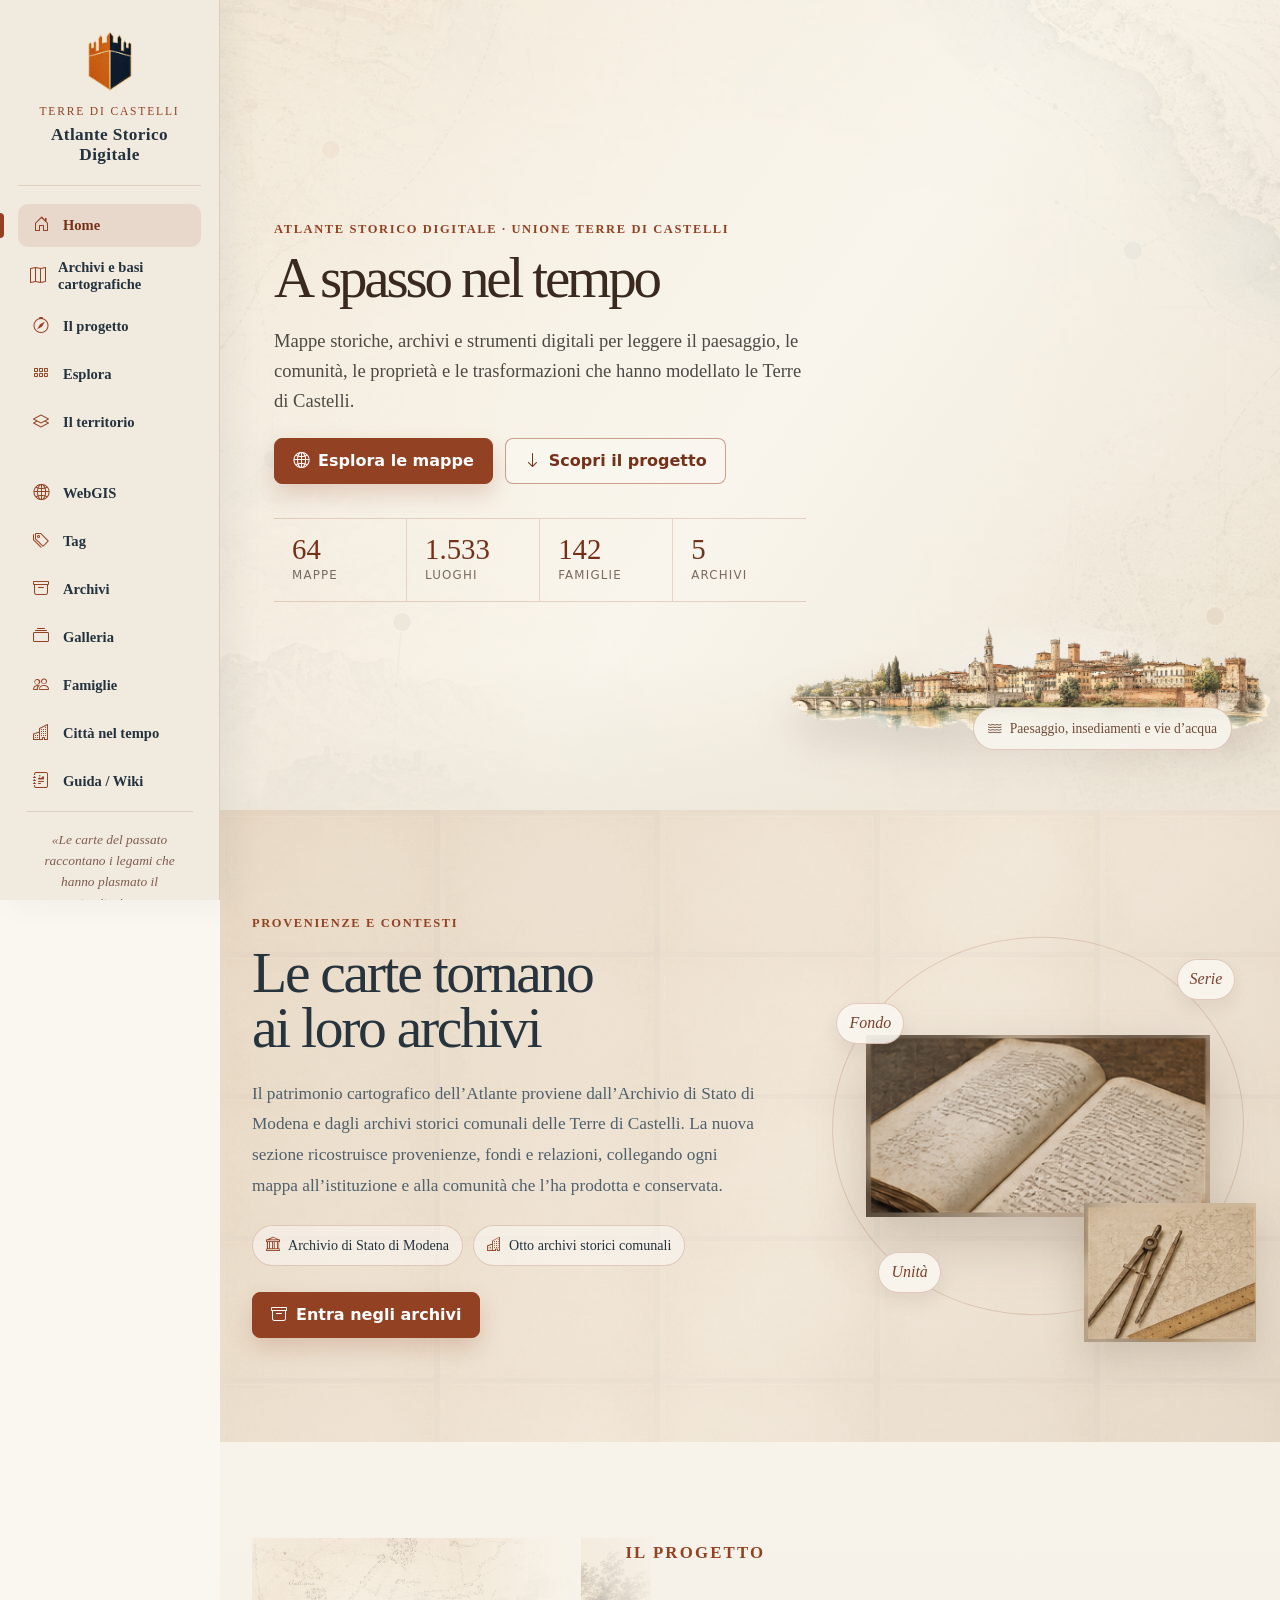
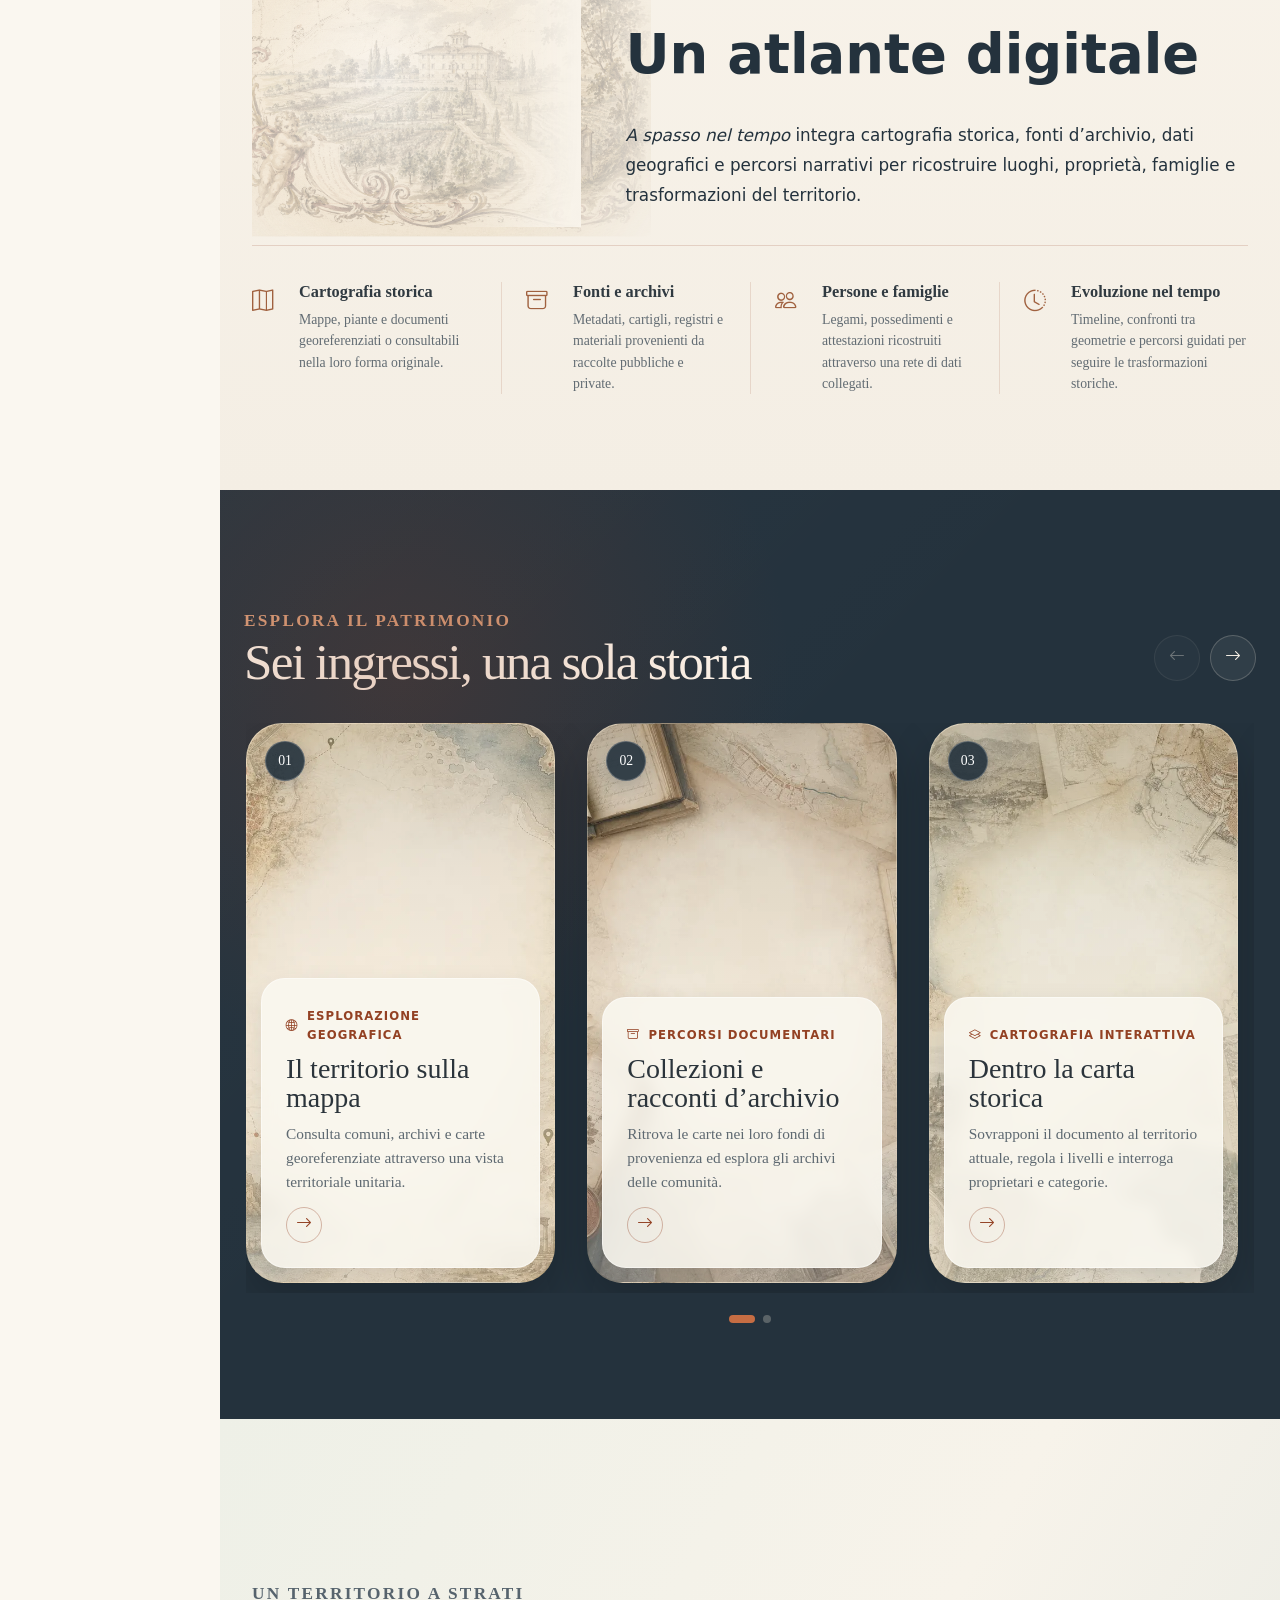
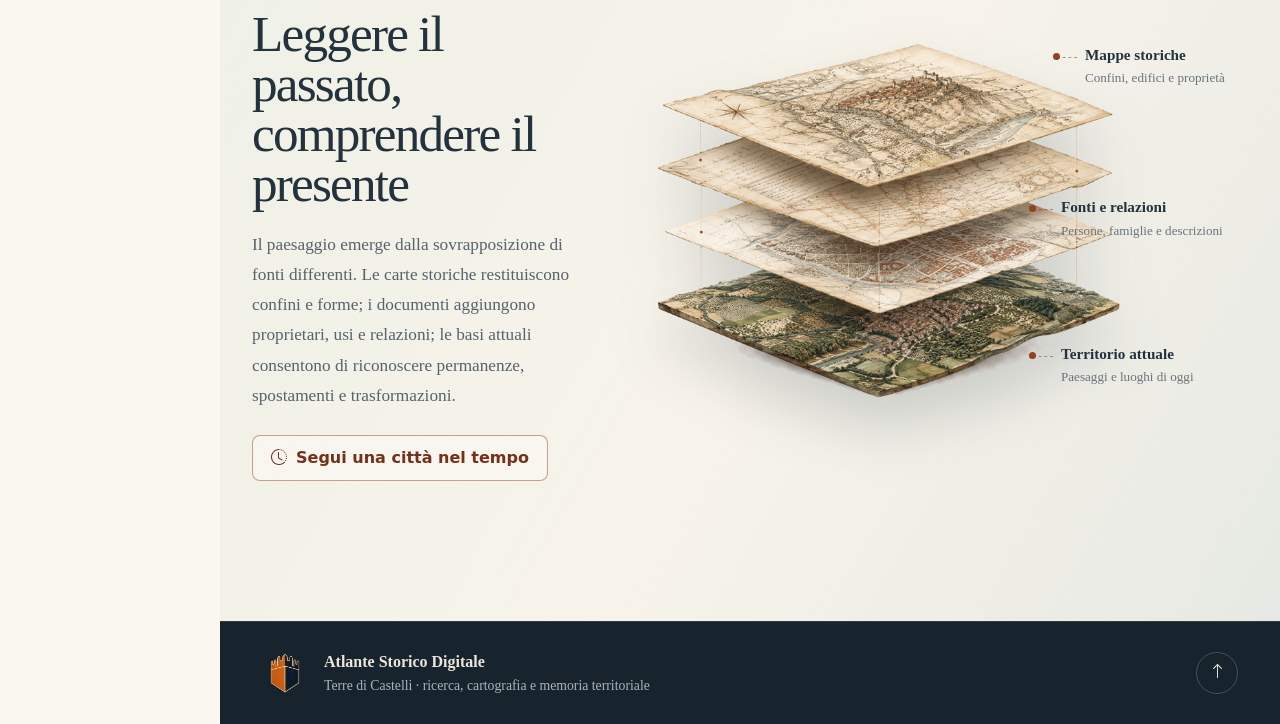
<file: home.html>
<!doctype html>
<html lang="it">
<head>
  <meta charset="utf-8">
  <title>Redirect · Atlante Storico Digitale</title>
  <script>
    const target = "static/html/homepage/index.html" + window.location.search + window.location.hash;
    window.location.replace(target);
  </script>
  <meta http-equiv="refresh" content="0; url=static/html/homepage/index.html">
</head>
<body>
  <p>Reindirizzamento a <a href="static/html/homepage/index.html">static/html/homepage/index.html</a>…</p>
</body>
</html>
</file>
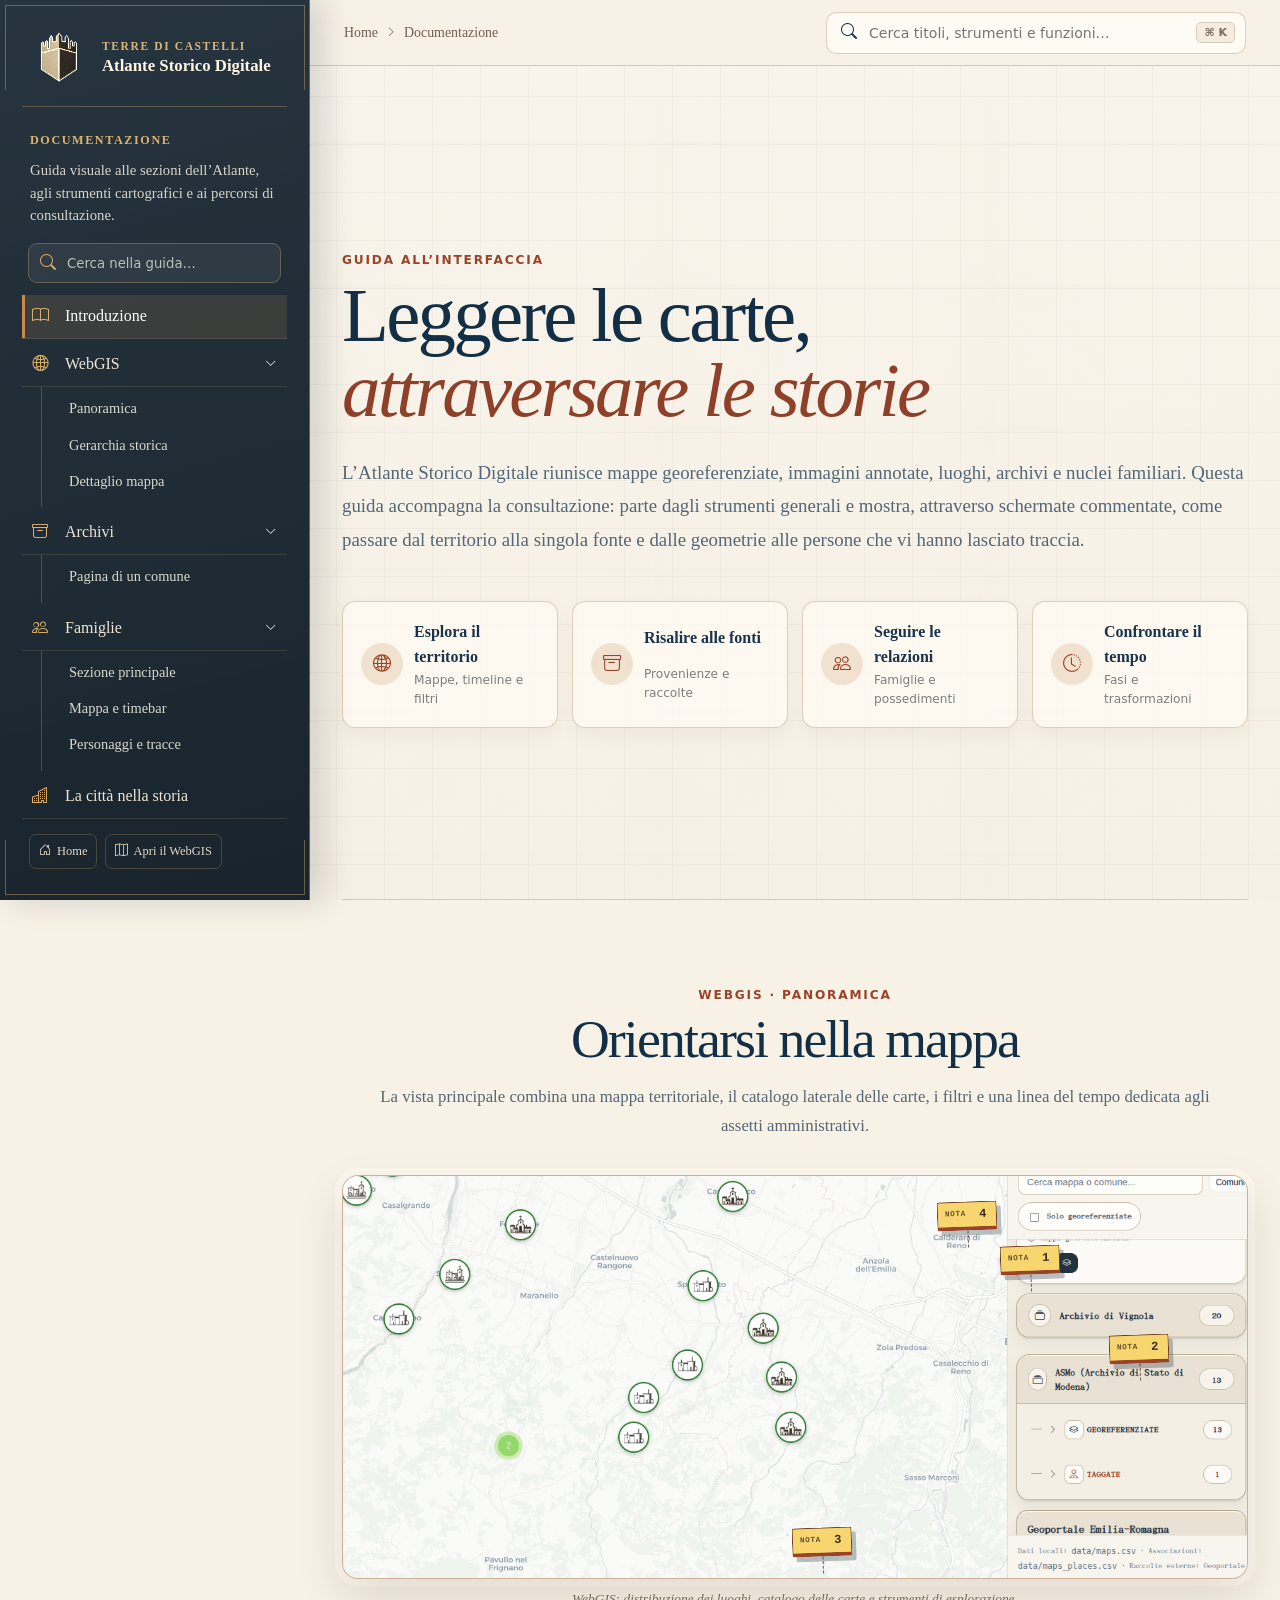
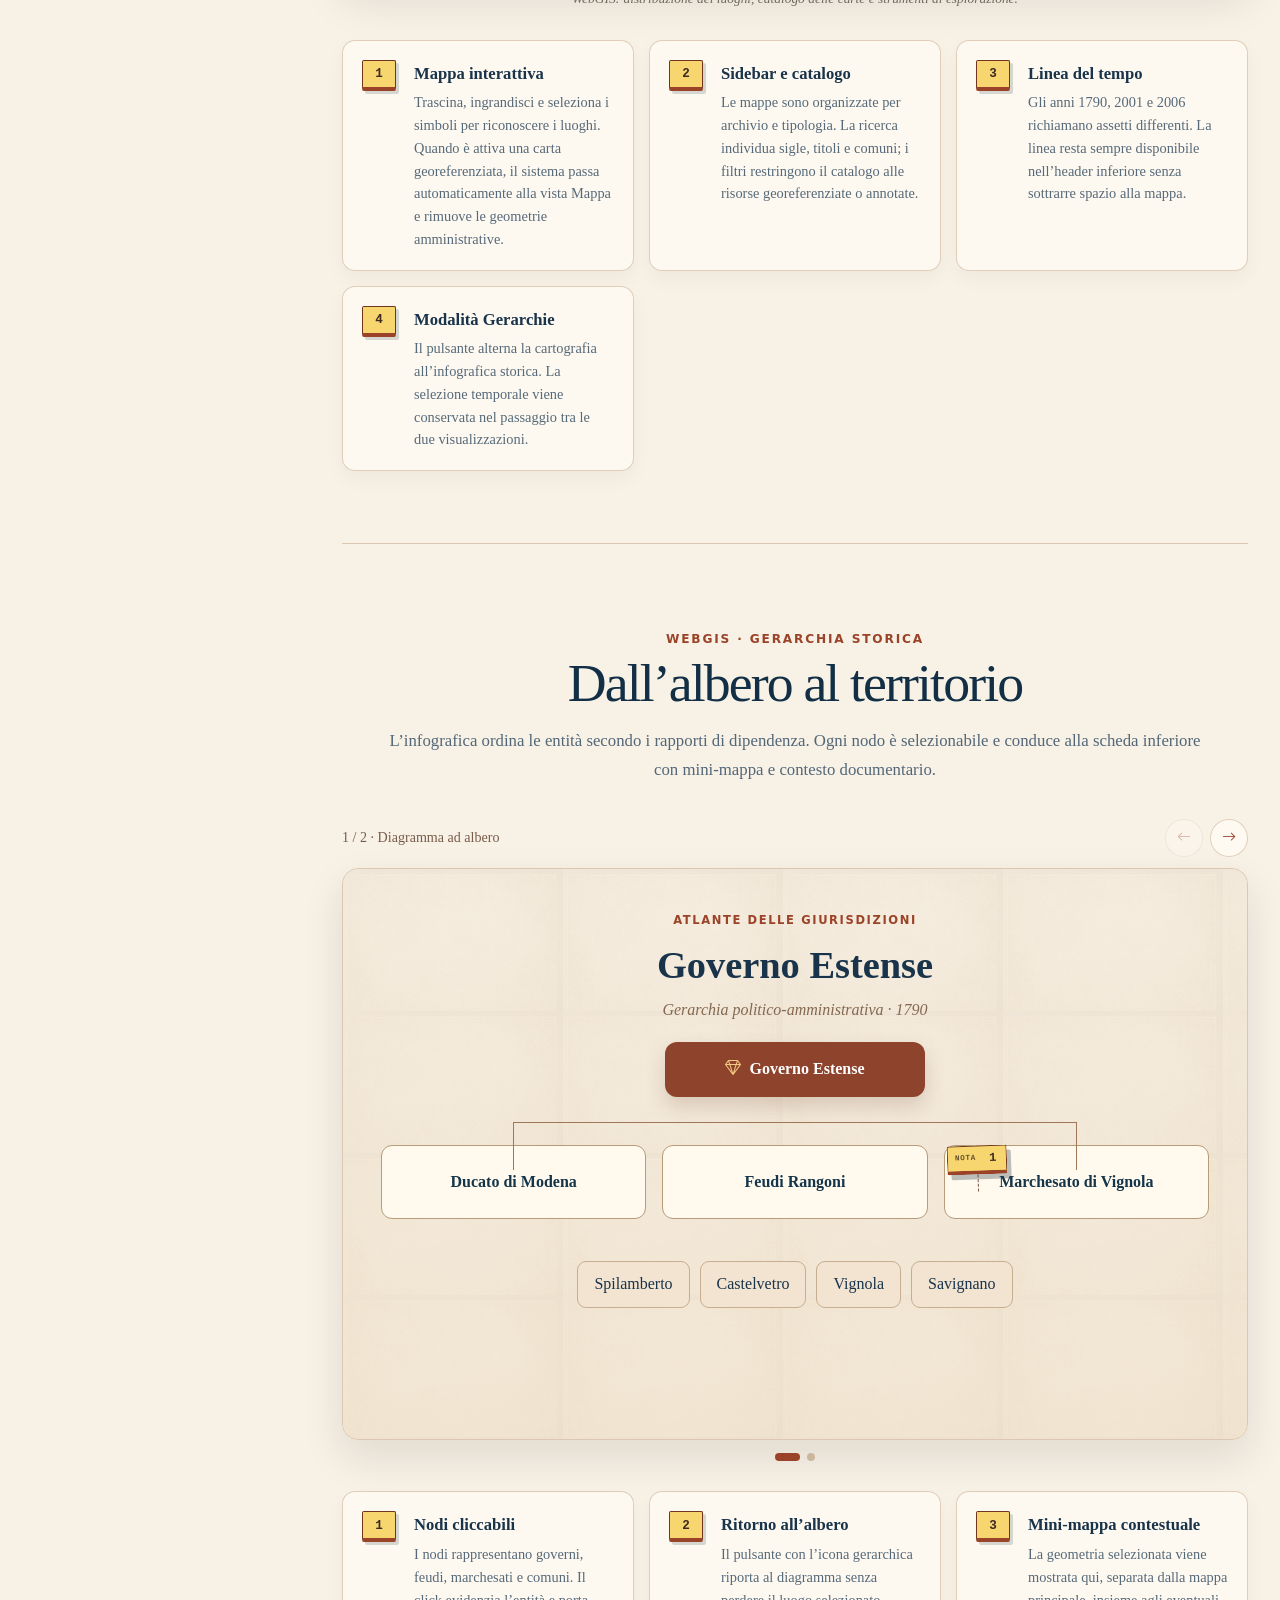
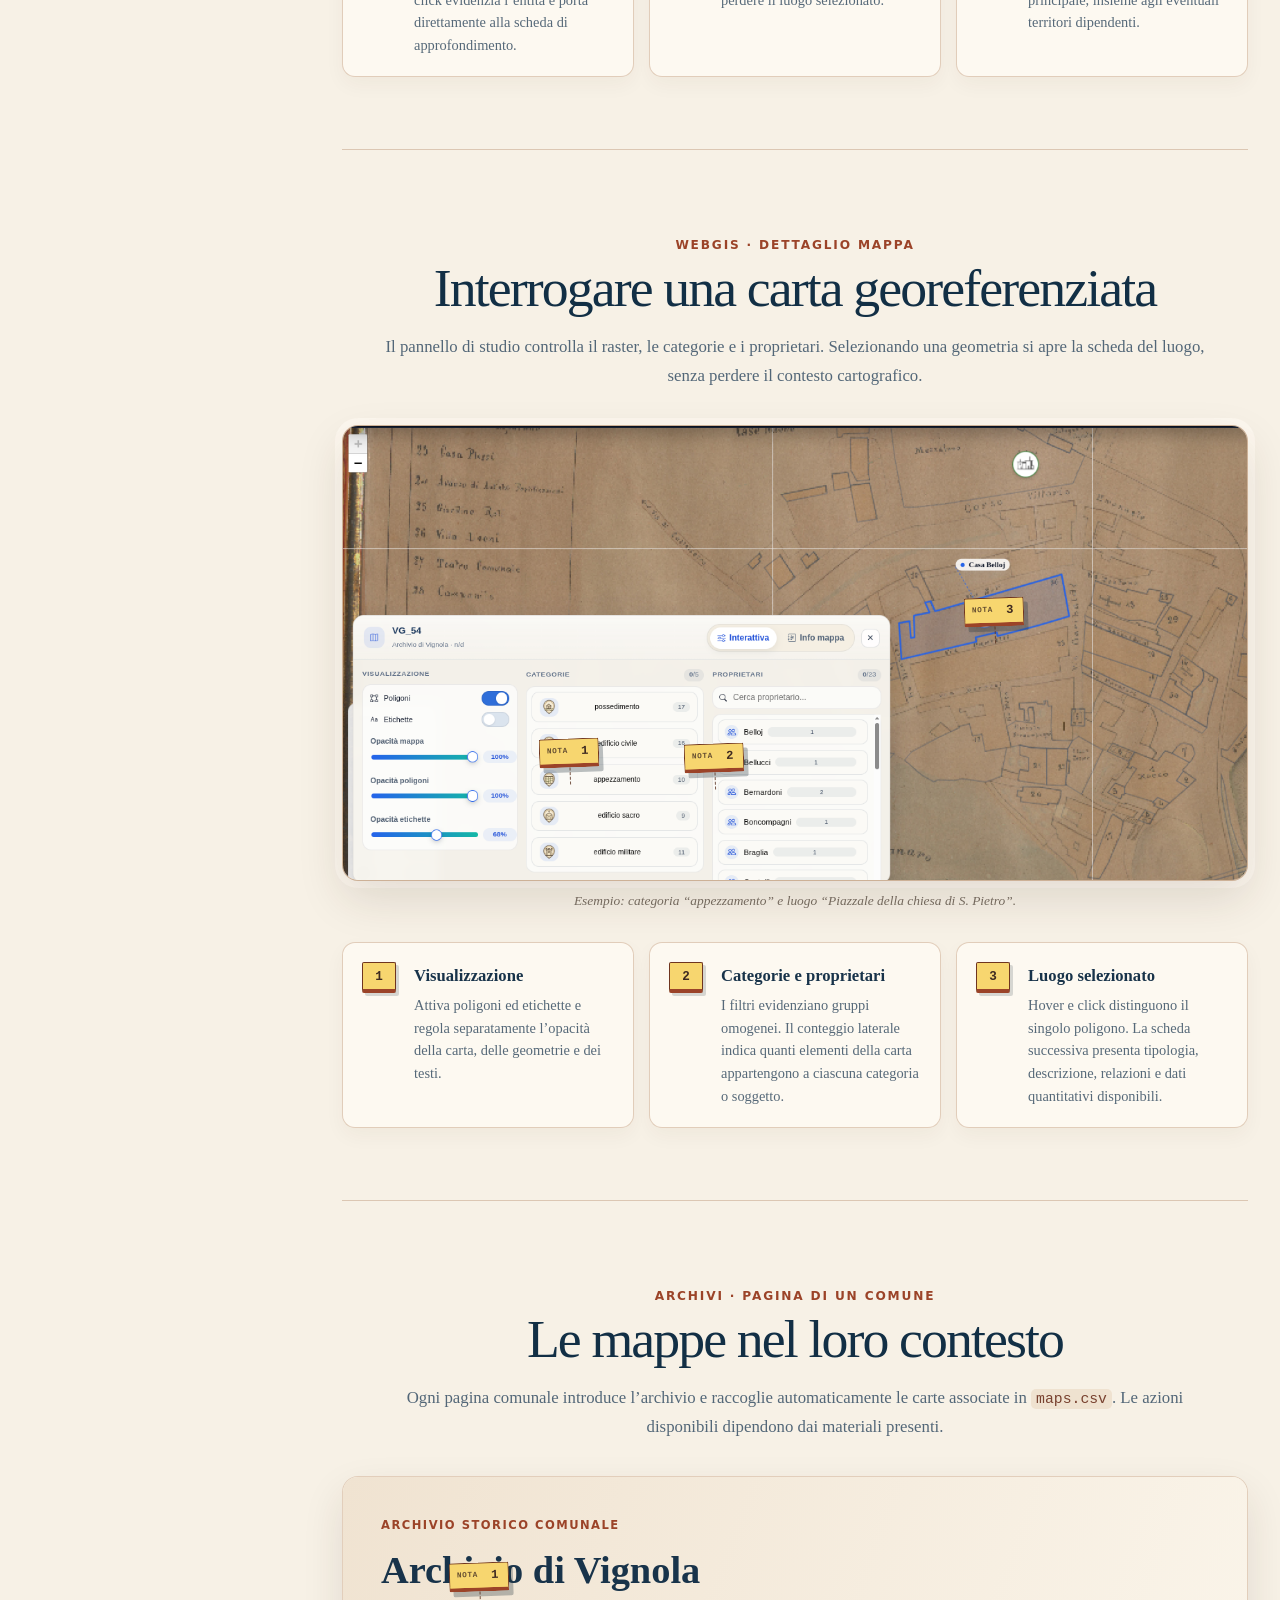
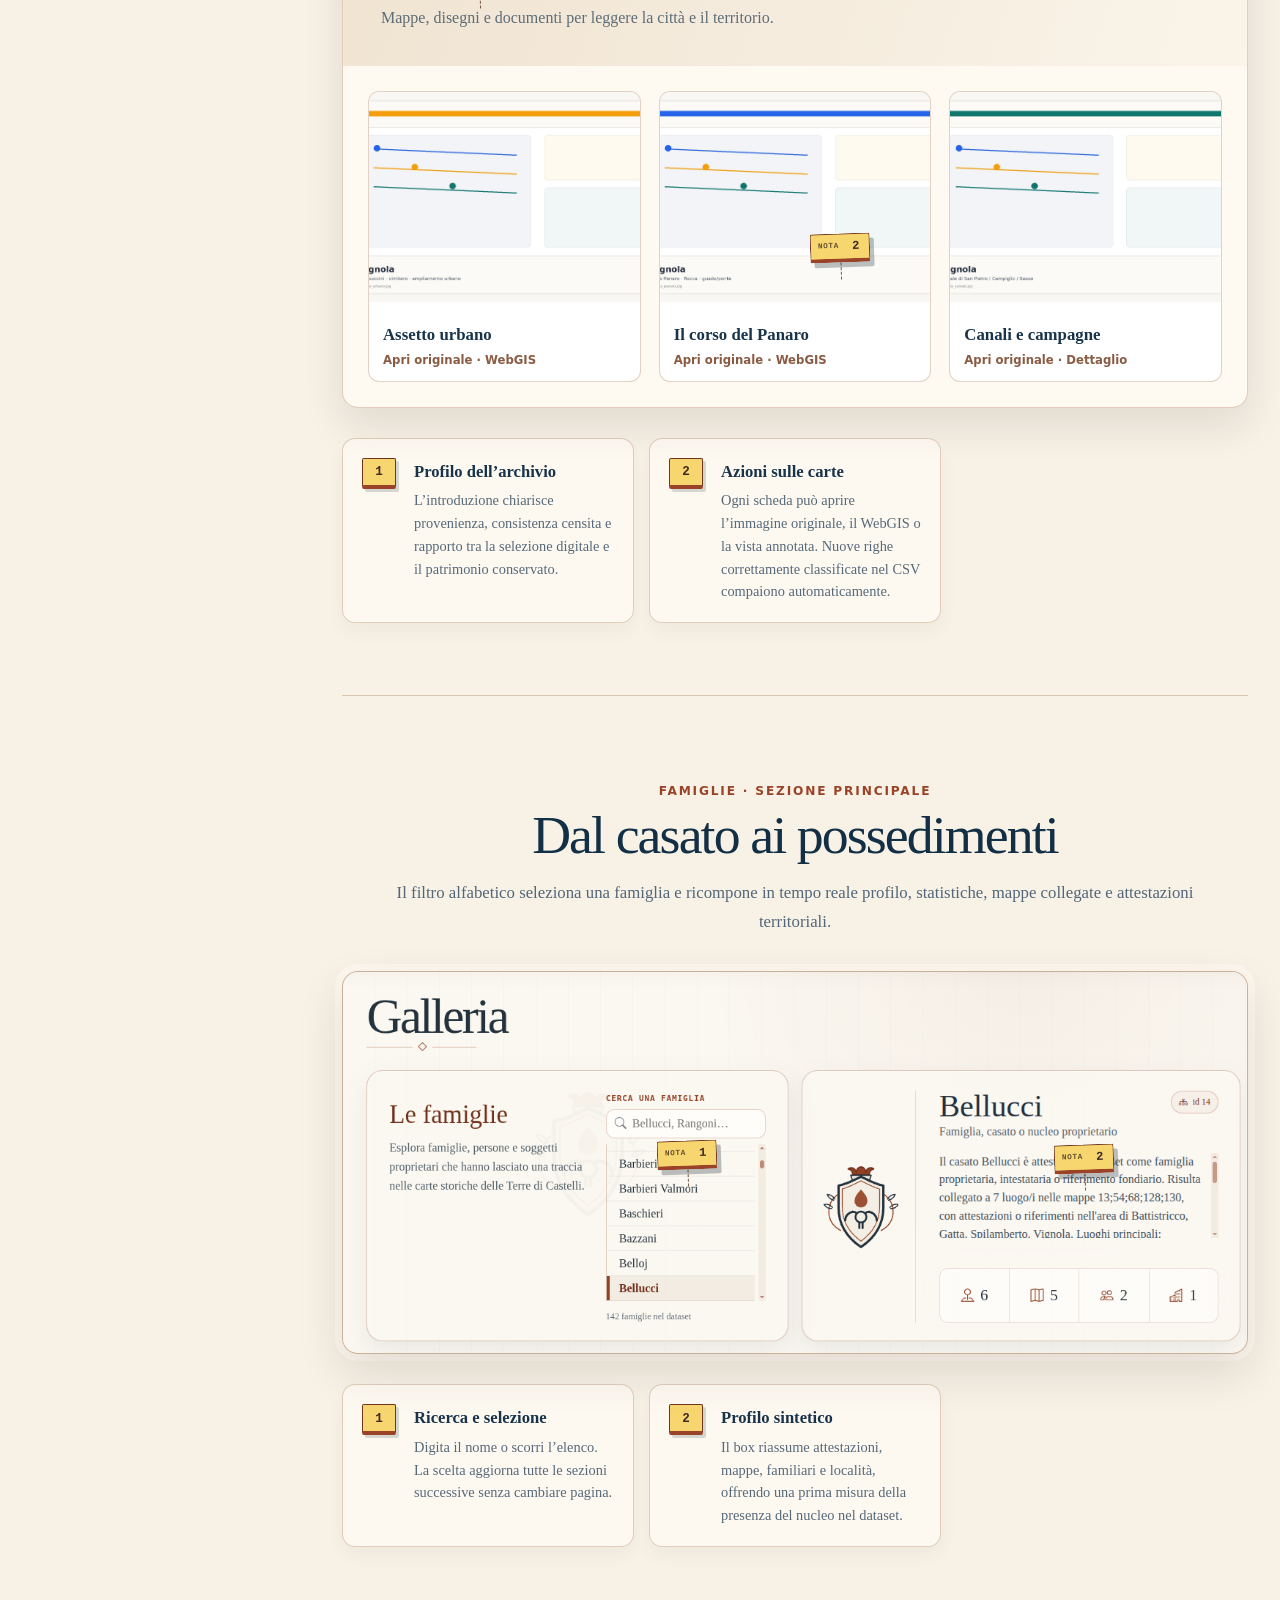
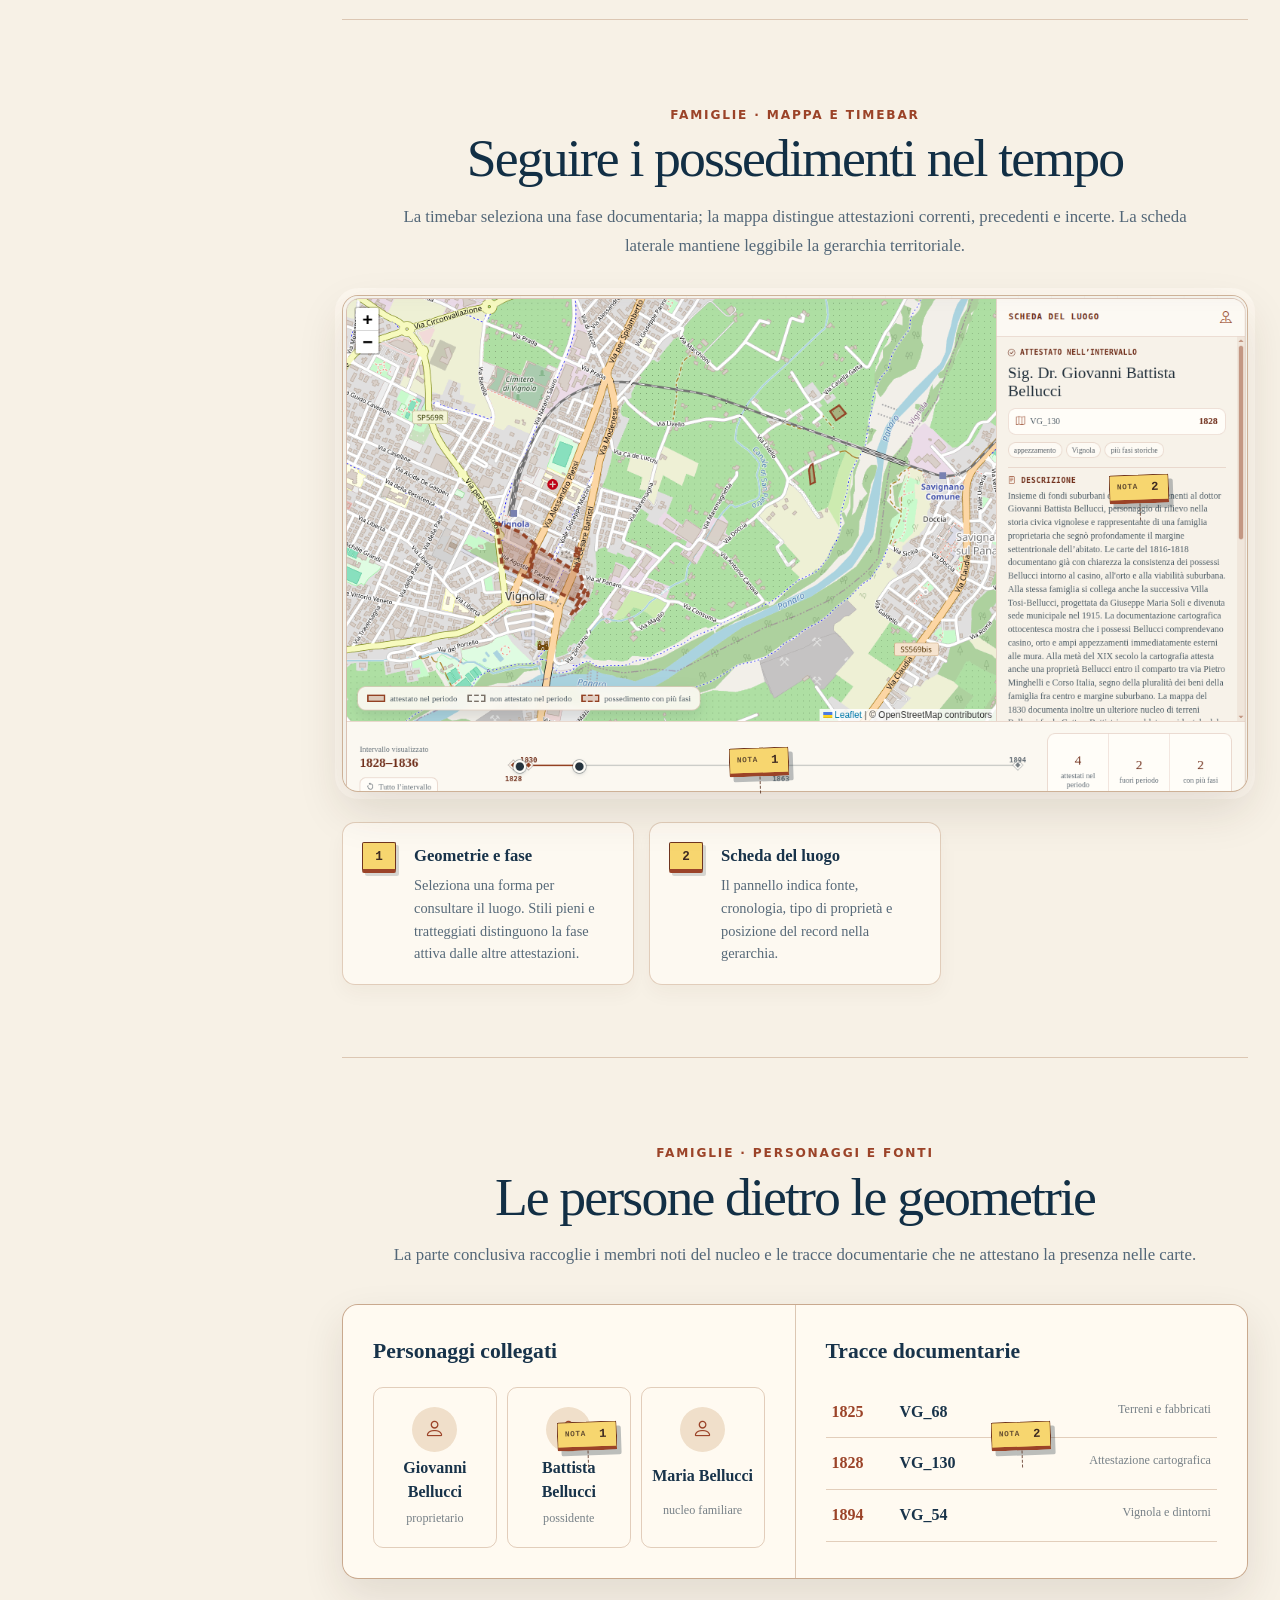
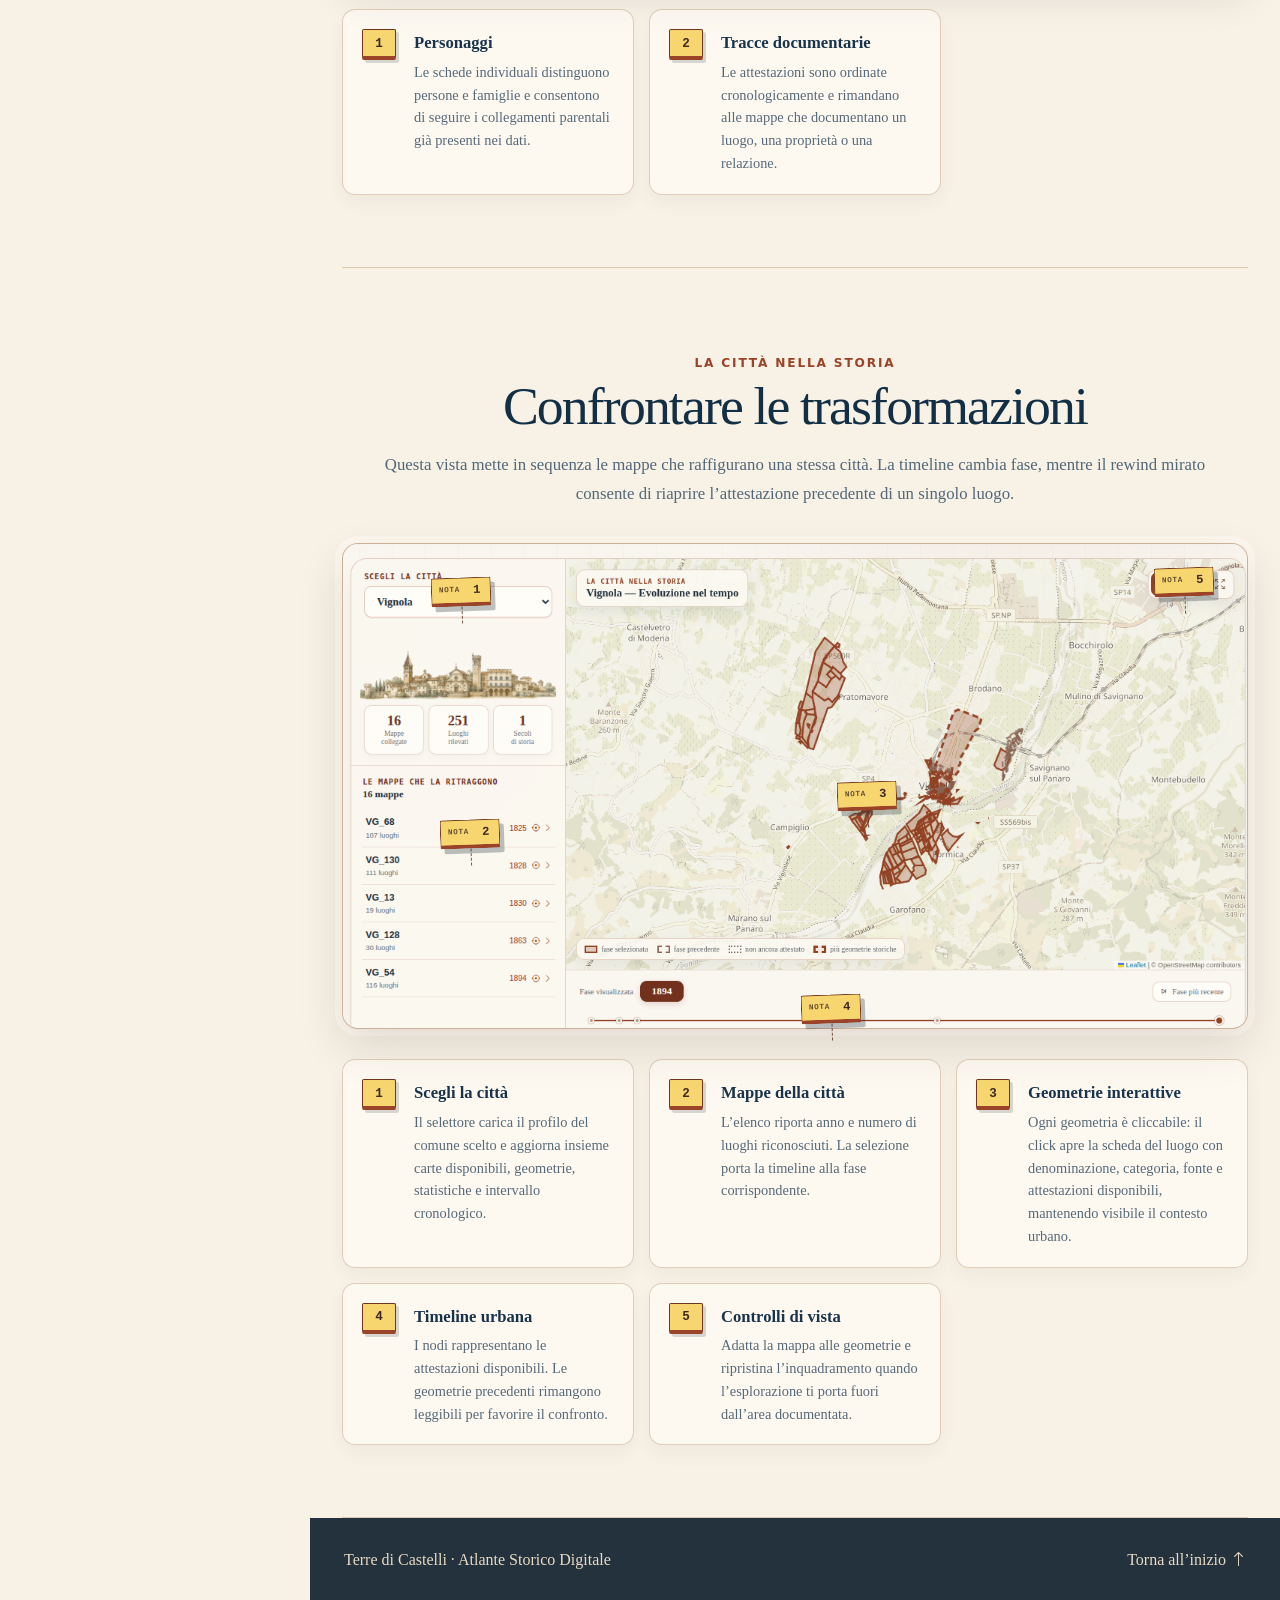
<file: wiki.html>
<!doctype html>
<html lang="it">
<head>
  <meta charset="utf-8" />
  <title>Guida · Atlante Storico Digitale</title>
  <script>window.location.replace('static/html/wiki/index.html' + window.location.search + window.location.hash);</script>
  <meta http-equiv="refresh" content="0; url=static/html/wiki/index.html" />
</head>
<body><p>Apertura della <a href="static/html/wiki/index.html">guida all’Atlante</a>…</p></body>
</html>
</file>
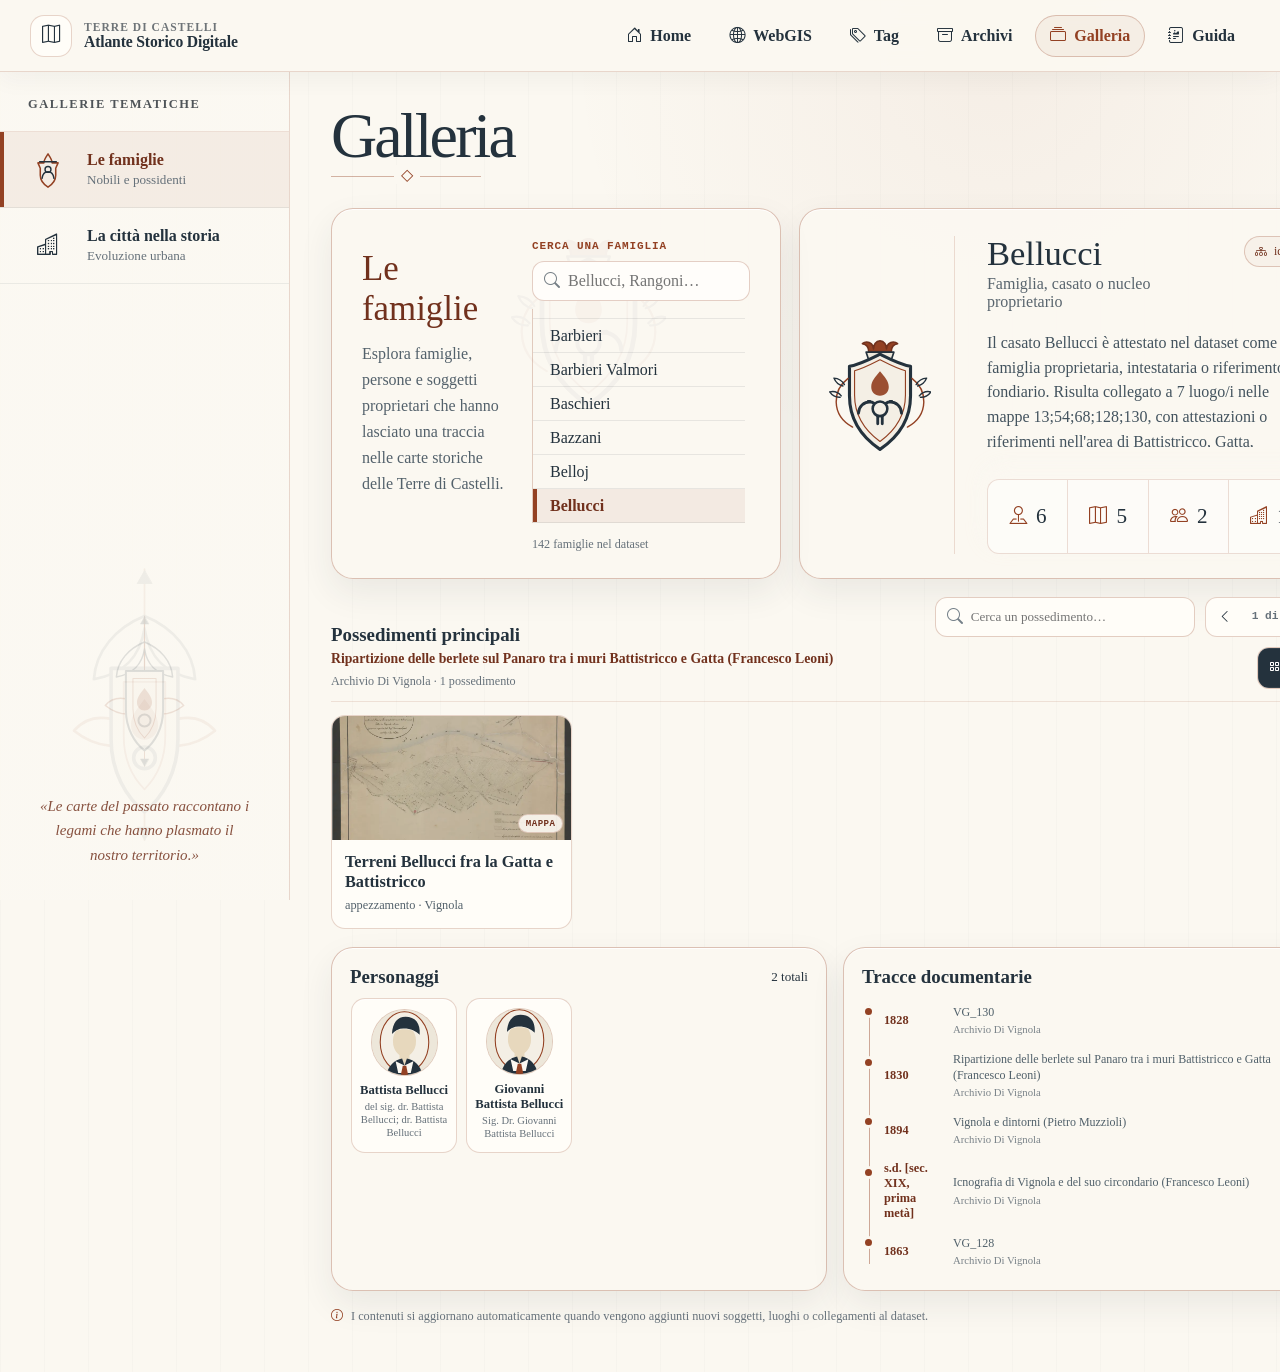
<file: static/html/gallery/archivi.html>
<!DOCTYPE html>
<html lang="it">
<head>
  <base href="../../../" />
  <meta charset="utf-8" />
  <meta name="viewport" content="width=device-width, initial-scale=1" />
  <meta name="theme-color" content="#f4efe5" />
  <title>Galleria · Atlante Storico Digitale</title>
  <link rel="stylesheet" href="https://cdn.jsdelivr.net/npm/bootstrap-icons@1.11.3/font/bootstrap-icons.min.css" />
  <link rel="stylesheet" href="static/css/common/site-nav.css" />
  <link rel="stylesheet" href="static/css/gallery/archives.css" />
  <link rel="stylesheet" href="static/css/gallery/gallery.css" />
</head>
<body class="has-site-nav gallery-page" data-section="gallery" data-nav-title="Atlante Storico Digitale">
  <div id="site-nav-root"></div>

  <div class="gallery-app">
    <aside class="gallery-index" aria-label="Indice delle gallerie tematiche">
      <div class="gallery-index__title">Gallerie tematiche</div>

      <nav class="gallery-index__nav">
        <button class="gallery-index__item is-active" type="button" data-gallery-view="families" aria-current="page">
          <span class="gallery-index__icon gallery-index__icon--asset" aria-hidden="true">
            <img src="images/other_images/placeholders/gallery_family_mark.svg" alt="" />
          </span>
          <span class="gallery-index__copy">
            <strong>Le famiglie</strong>
            <small>Nobili e possidenti</small>
          </span>
        </button>

        <button class="gallery-index__item" type="button" data-gallery-view="cities">
          <span class="gallery-index__icon"><i class="bi bi-buildings"></i></span>
          <span class="gallery-index__copy">
            <strong>La città nella storia</strong>
            <small>Evoluzione urbana</small>
          </span>
        </button>
      </nav>

      <div class="gallery-index__ornament" aria-hidden="true">
        <img src="images/other_images/placeholders/gallery_sidebar_ornament.svg" alt="" />
      </div>
      <blockquote class="gallery-index__quote">
        «Le carte del passato raccontano i legami che hanno plasmato il nostro territorio.»
      </blockquote>
    </aside>

    <main id="gallery-main" class="gallery-main" aria-live="polite">
      <div class="gallery-loading" role="status">
        <span class="gallery-loading__spinner" aria-hidden="true"></span>
        <span>Sto ricostruendo legami, possedimenti e mappe…</span>
      </div>
    </main>
  </div>

  <script src="static/js/common/site-nav.js"></script>
  <script src="static/js/common/maps-data.js"></script>
  <script src="static/js/gallery/archives-config.js"></script>
  <script src="static/js/gallery/families-gallery.js"></script>
</body>
</html>
</file>
